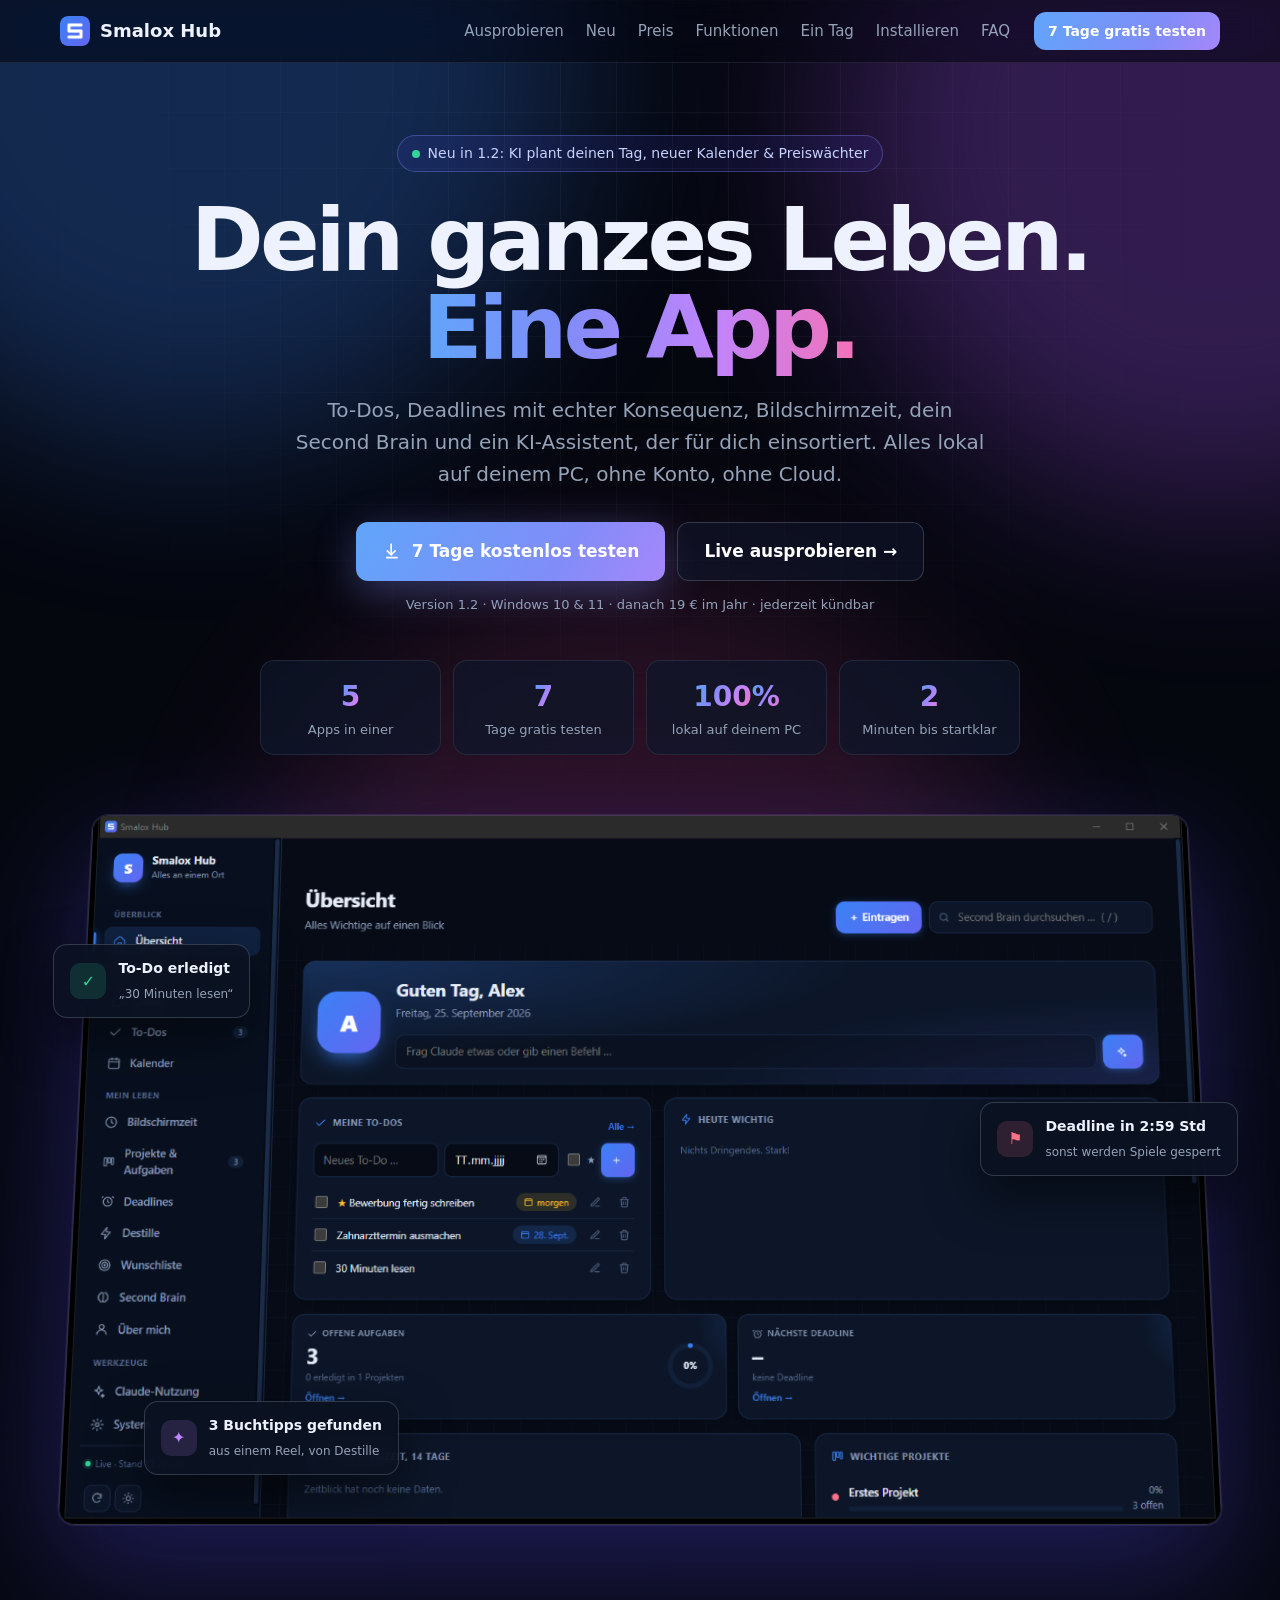
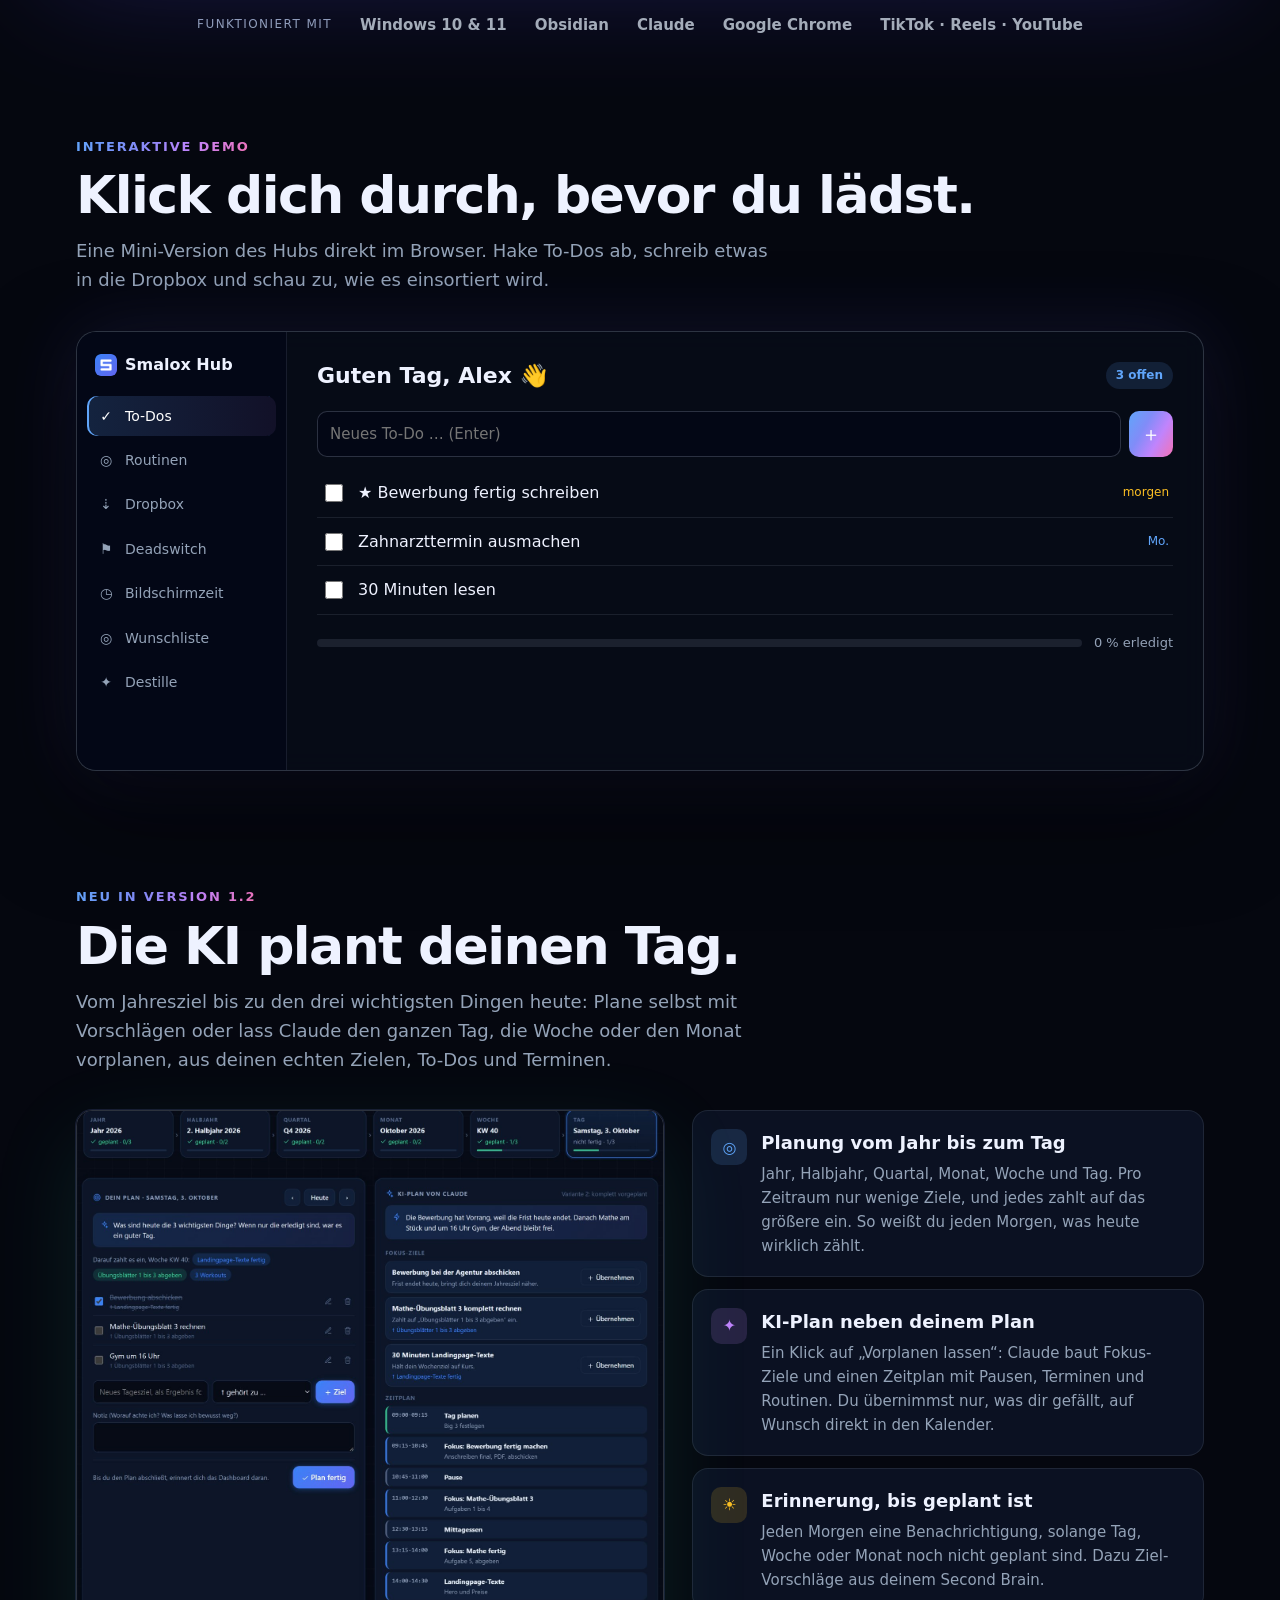
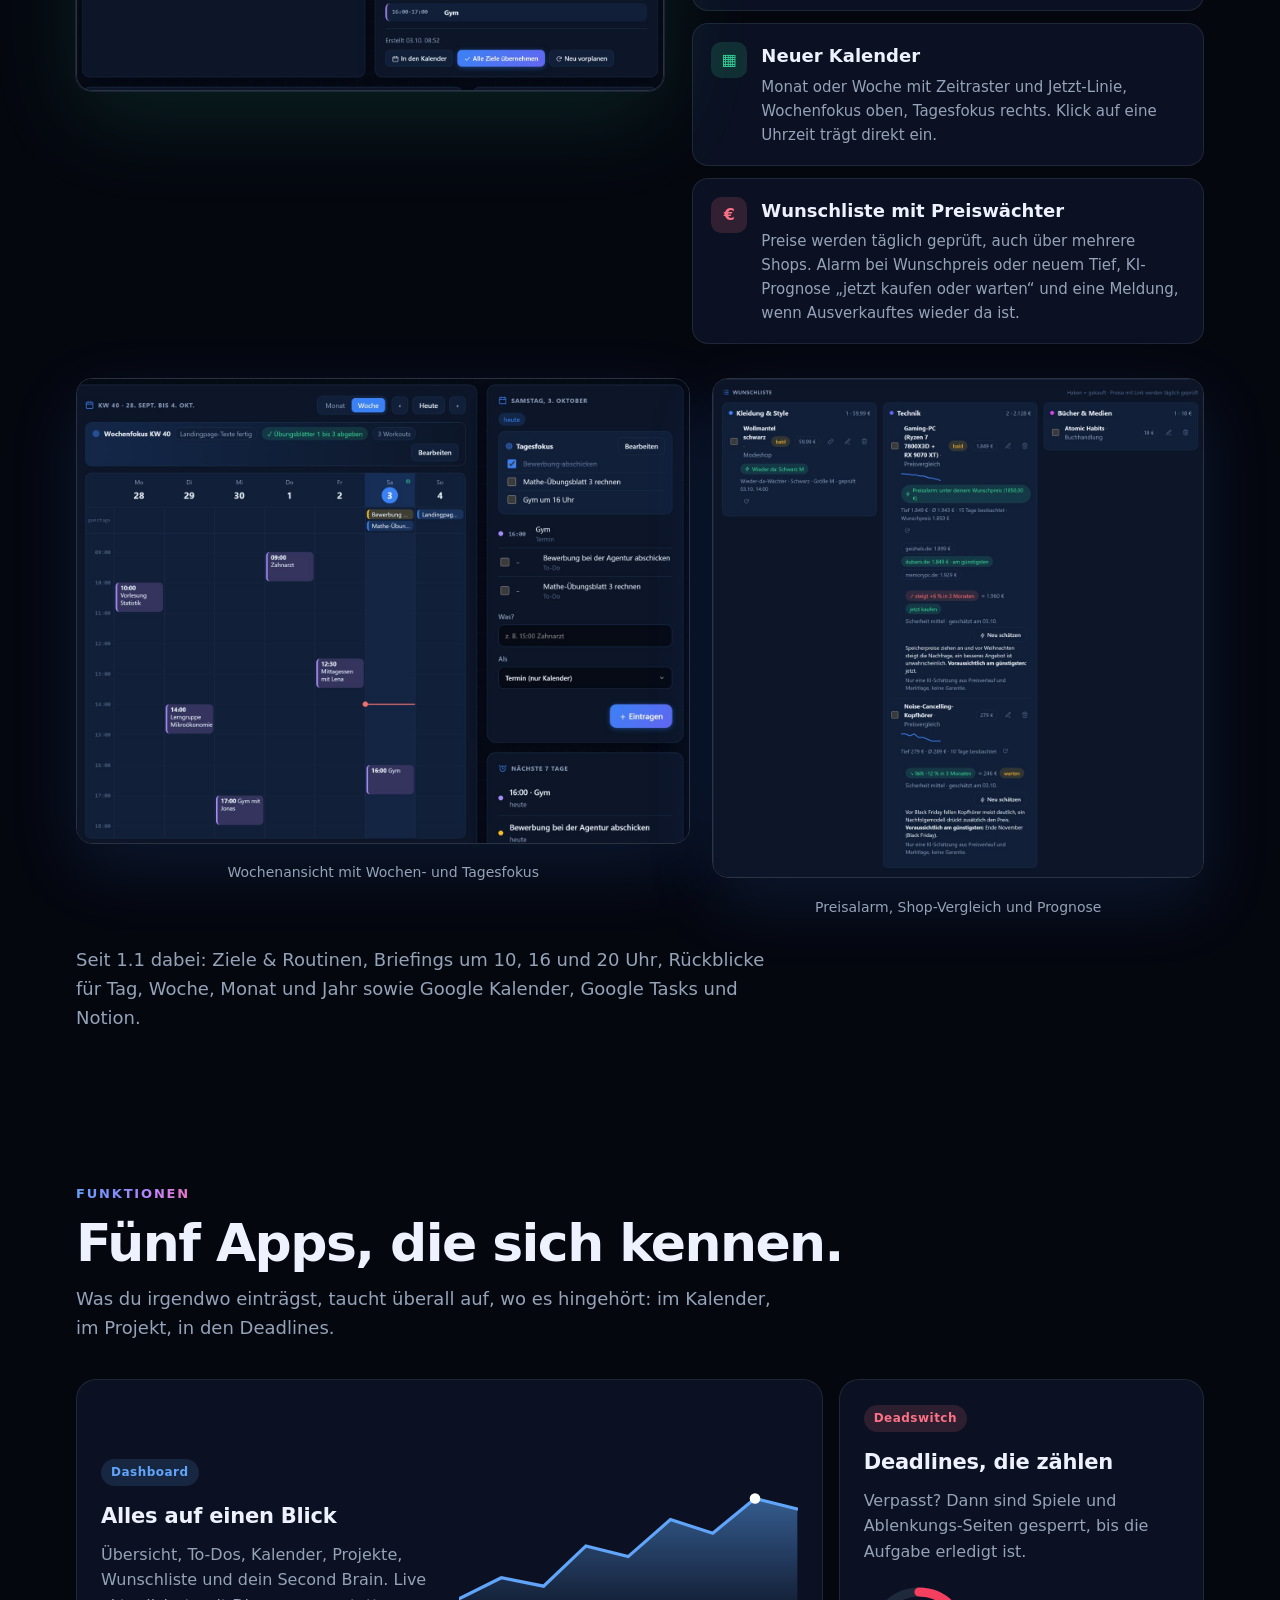
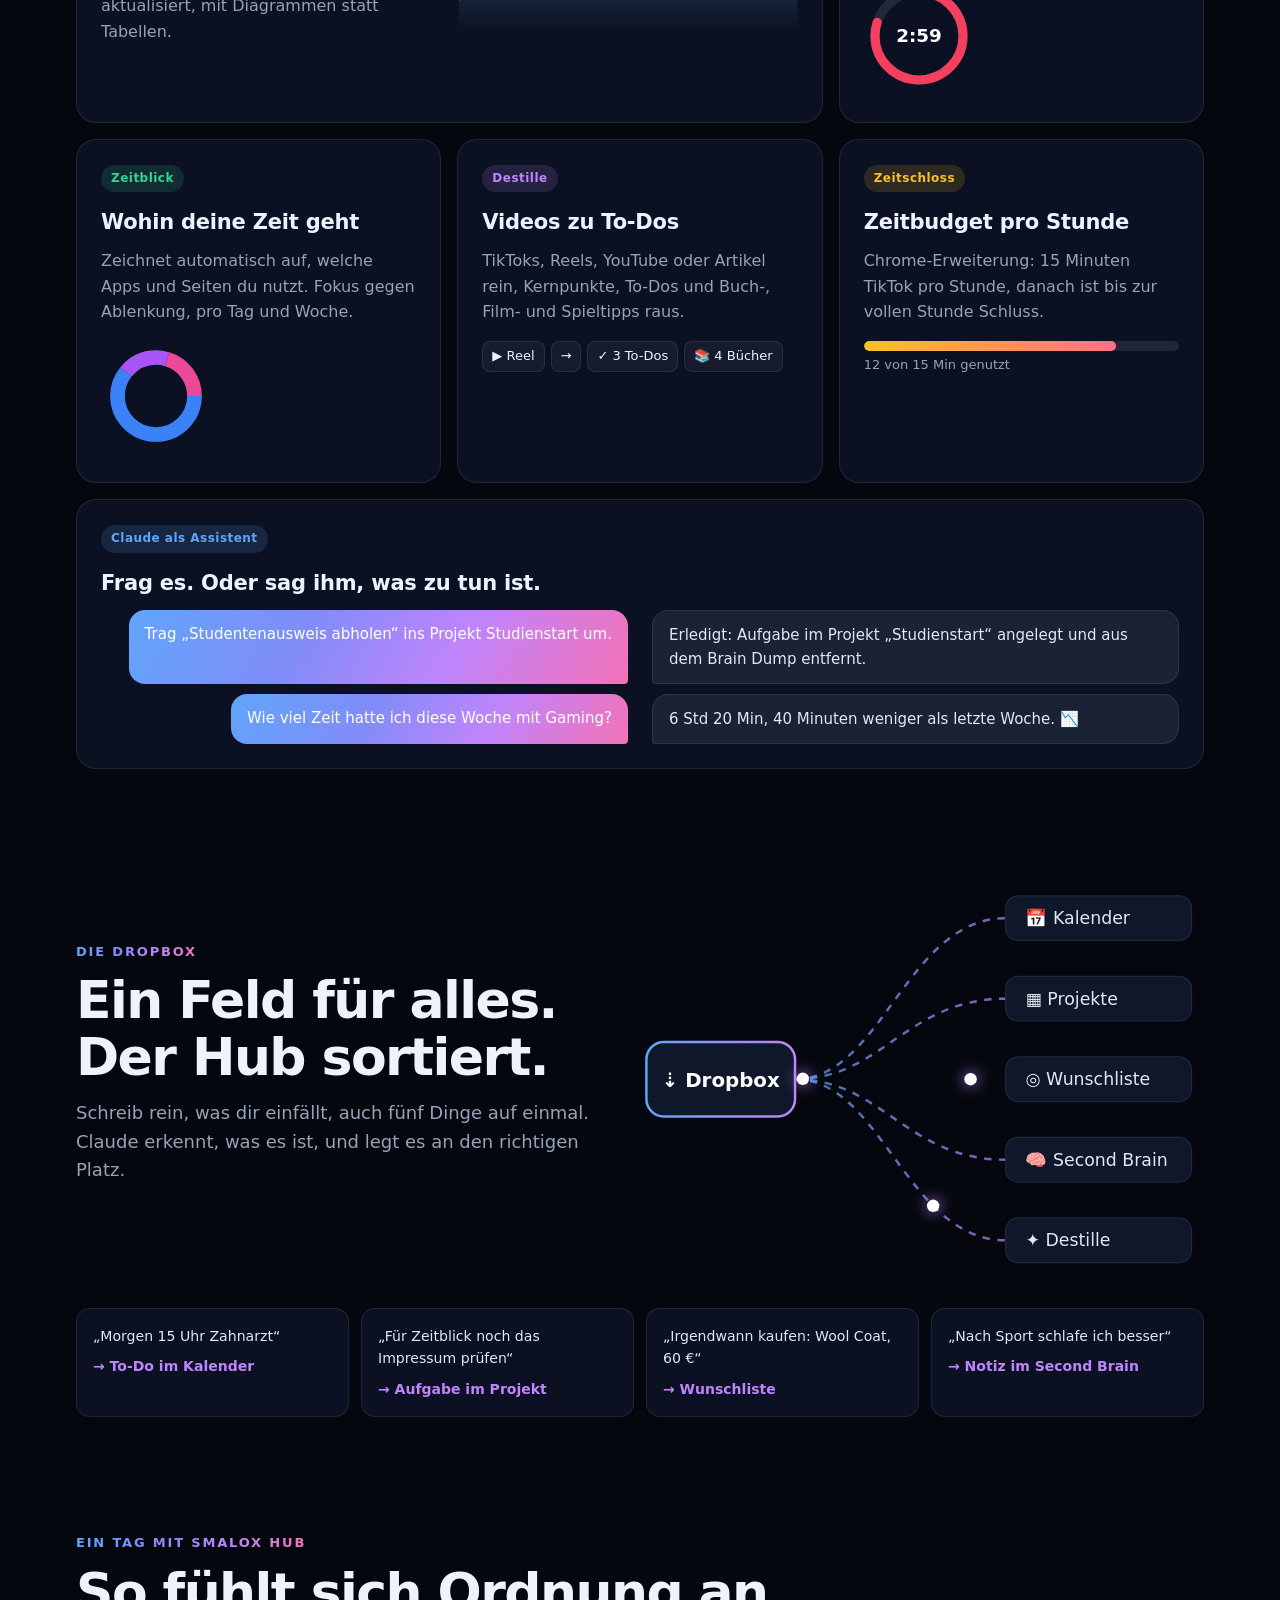
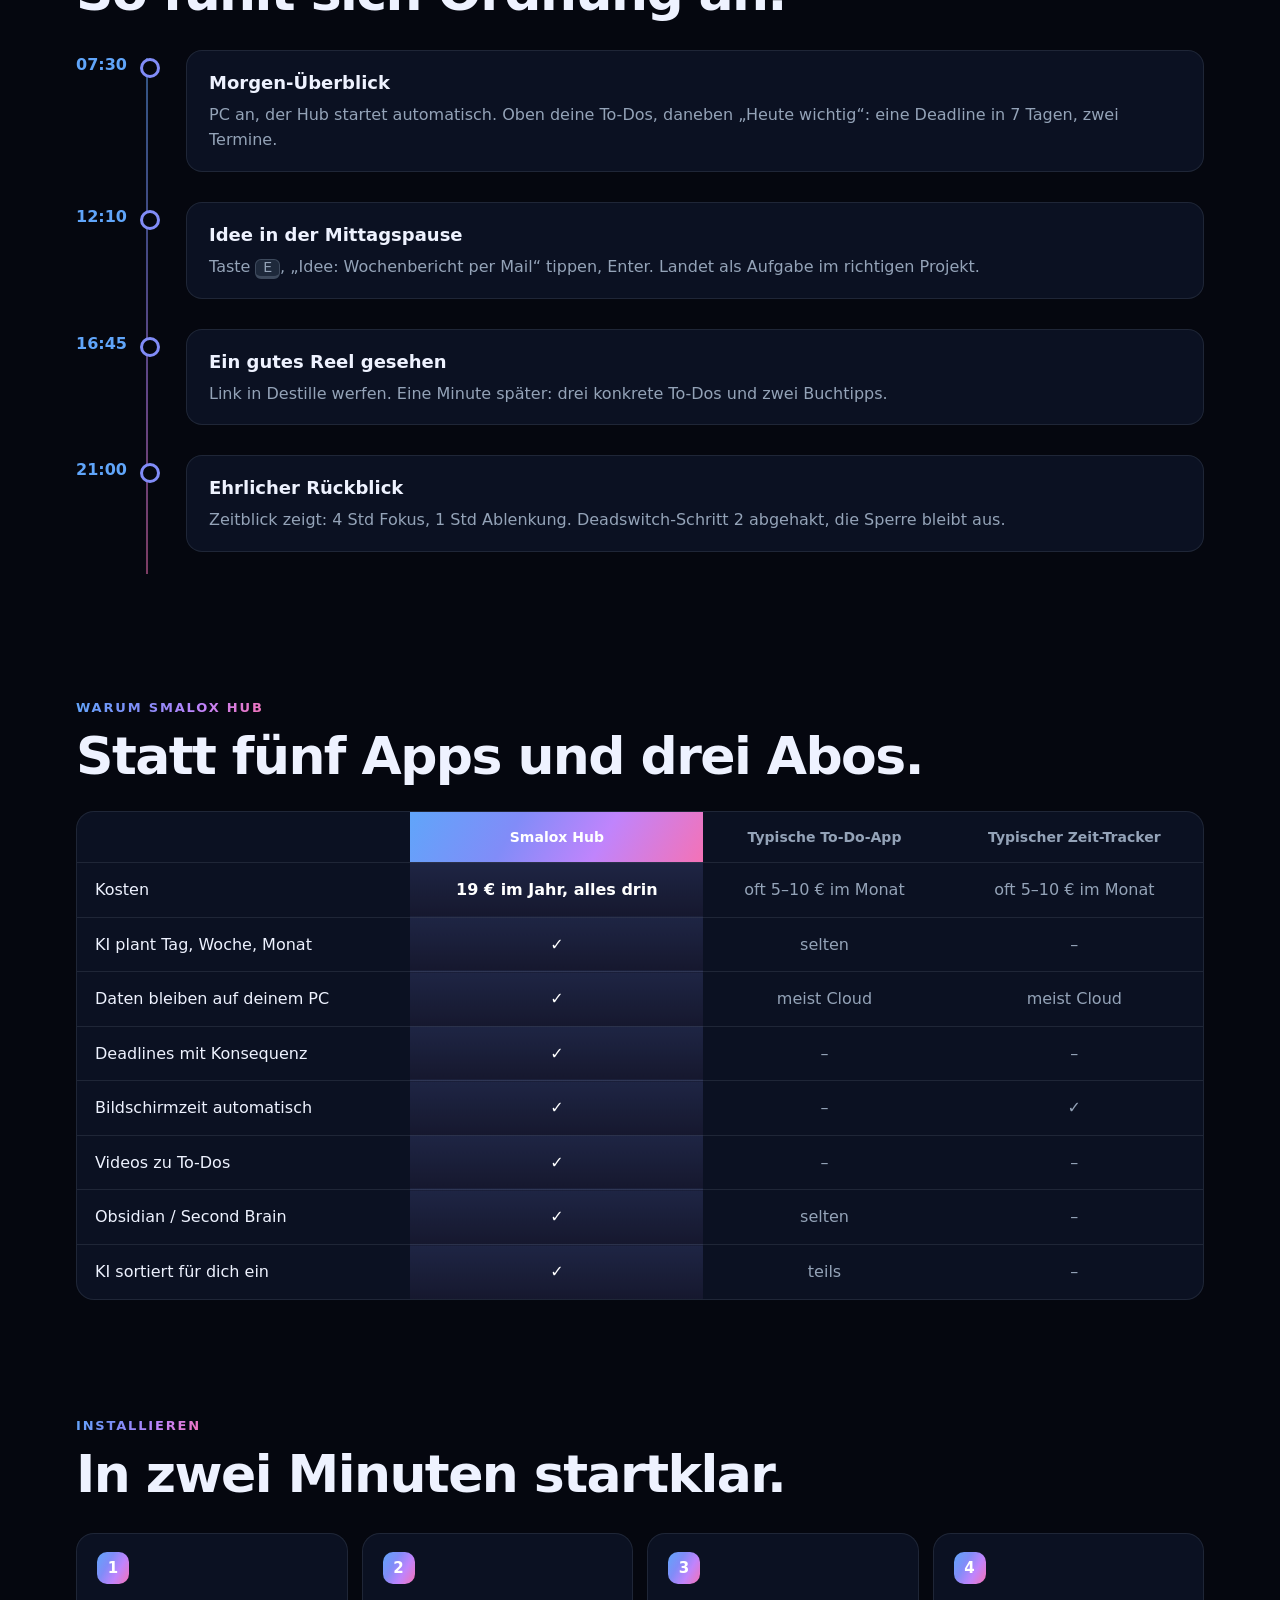
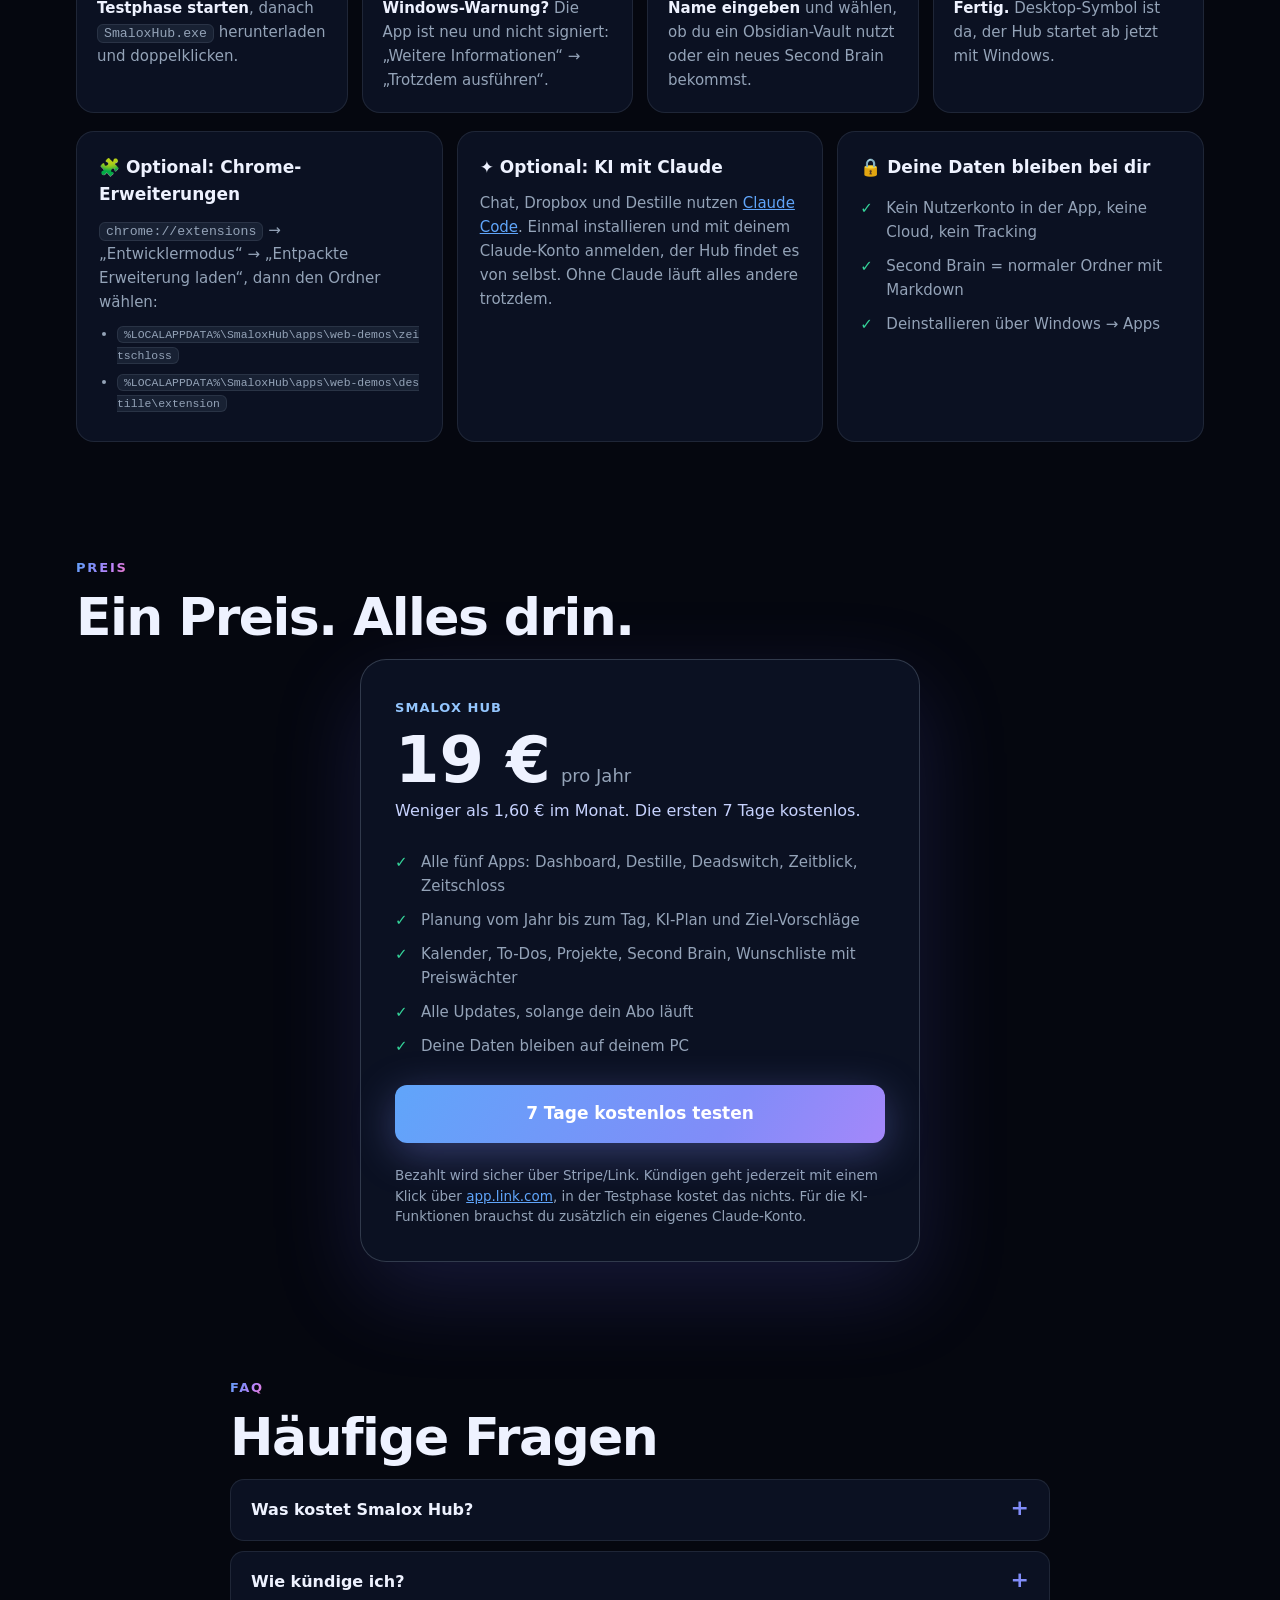
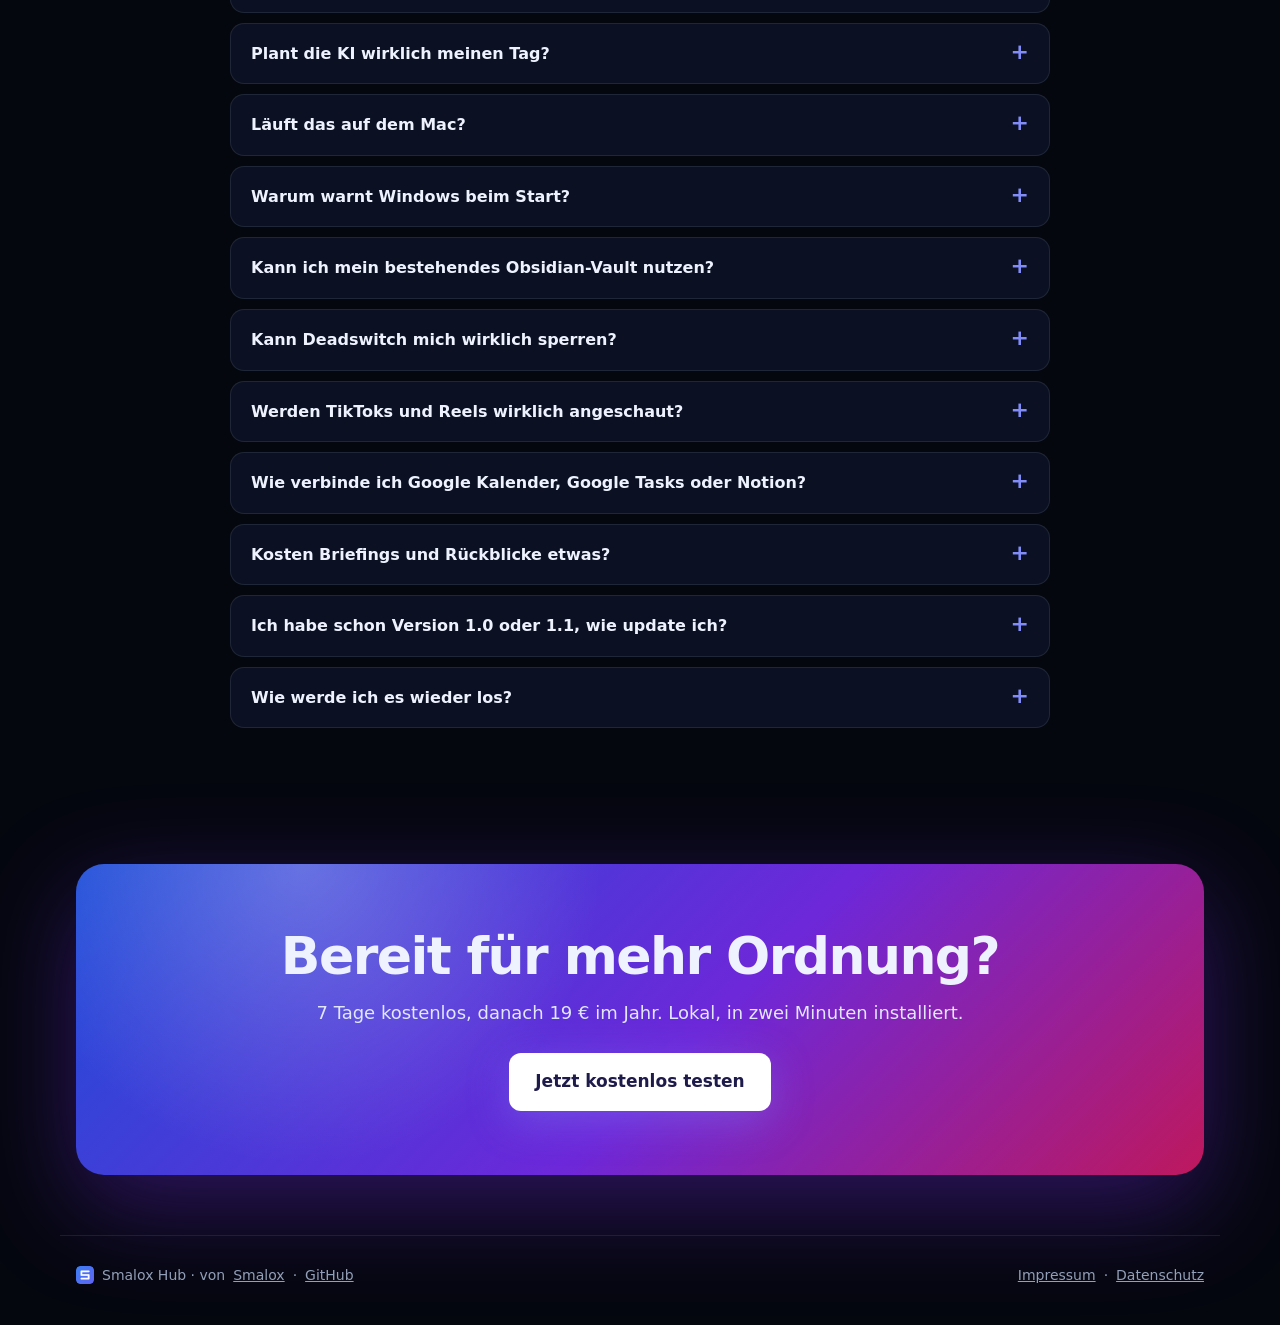
<file: docs/index.html>
<!doctype html>
<html lang="de">
<head>
<meta charset="utf-8">
<meta name="viewport" content="width=device-width, initial-scale=1">
<title>Smalox Hub – dein Leben an einem Ort</title>
<meta name="description" content="Smalox Hub: Windows-App für Planung vom Jahr bis zum Tag, To-Dos, Kalender, Deadlines mit Konsequenz, Bildschirmzeit, Second Brain und KI, die deinen Tag vorplant. Alles lokal auf deinem PC. 7 Tage kostenlos testen.">
<meta name="robots" content="noindex">
<meta name="theme-color" content="#05070f">
<meta property="og:title" content="Smalox Hub – dein Leben an einem Ort">
<meta property="og:description" content="Planung, To-Dos, Kalender, Deadlines, Bildschirmzeit, Second Brain und KI in einer Windows-App. 7 Tage kostenlos testen.">
<meta property="og:image" content="vorschau.png">
<link rel="icon" href="icon.png">
<link rel="stylesheet" href="style.css">
</head>
<body>
<div class="aurora" aria-hidden="true"><span></span><span></span><span></span></div>

<header class="kopf">
  <a class="marke" href="#"><img src="icon.png" alt="" width="30" height="30"><span>Smalox Hub</span></a>
  <nav><a href="#demo">Ausprobieren</a><a href="#neu">Neu</a><a href="#preis">Preis</a><a href="#funktionen">Funktionen</a><a href="#tag">Ein Tag</a><a href="#installieren">Installieren</a><a href="#faq">FAQ</a></nav>
  <a class="knopf klein" href="#preis" data-kauf>7 Tage gratis testen</a>
</header>

<main>
<!-- ───────── Hero ───────── -->
<section class="held">
  <p class="etikett zeige"><span class="punkt-live"></span> Neu in 1.2: KI plant deinen Tag, neuer Kalender &amp; Preiswächter</p>
  <h1 class="zeige">Dein ganzes Leben.<br><span class="verlauf">Eine App.</span></h1>
  <p class="unter zeige">To-Dos, Deadlines mit echter Konsequenz, Bildschirmzeit, dein Second Brain und ein KI-Assistent, der für dich einsortiert. Alles lokal auf deinem PC, ohne Konto, ohne Cloud.</p>
  <div class="knoepfe zeige" id="download">
    <a class="knopf gross" href="#preis" data-kauf>
      <svg viewBox="0 0 24 24" width="20" height="20" aria-hidden="true"><path fill="currentColor" d="M12 3v11.2l3.6-3.6 1.4 1.4-6 6-6-6 1.4-1.4 3.6 3.6V3zM5 19h14v2H5z"/></svg>
      7 Tage kostenlos testen</a>
    <a class="knopf geist gross" href="#demo">Live ausprobieren →</a>
  </div>
  <p class="klein-info zeige">Version 1.2 · Windows 10 &amp; 11 · danach 19 € im Jahr · jederzeit kündbar</p>

  <div class="zahlen zeige">
    <div><b data-zaehlen="5">5</b><span>Apps in einer</span></div>
    <div><b data-zaehlen="7">7</b><span>Tage gratis testen</span></div>
    <div><b data-zaehlen="100">100</b><b>%</b><span>lokal auf deinem PC</span></div>
    <div><b data-zaehlen="2">2</b><span>Minuten bis startklar</span></div>
  </div>

  <div class="buehne zeige">
    <figure class="vorschau"><img src="vorschau.png" alt="Smalox Hub: Übersicht mit To-Dos, Projekten und Kennzahlen" width="1480" height="940"></figure>
    <div class="schwebe s1"><span class="ik-rund gruen">✓</span><div><b>To-Do erledigt</b><small>„30 Minuten lesen“</small></div></div>
    <div class="schwebe s2"><span class="ik-rund rot">⚑</span><div><b>Deadline in 2:59 Std</b><small>sonst werden Spiele gesperrt</small></div></div>
    <div class="schwebe s3"><span class="ik-rund lila">✦</span><div><b>3 Buchtipps gefunden</b><small>aus einem Reel, von Destille</small></div></div>
  </div>
</section>

<section class="leiste zeige" aria-label="Funktioniert mit">
  <span>Funktioniert mit</span>
  <b>Windows 10 &amp; 11</b><b>Obsidian</b><b>Claude</b><b>Google Chrome</b><b>TikTok · Reels · YouTube</b>
</section>

<!-- ───────── Interaktive Demo ───────── -->
<section id="demo" class="block">
  <p class="vorzeile zeige">Interaktive Demo</p>
  <h2 class="zeige">Klick dich durch, bevor du lädst.</h2>
  <p class="block-unter zeige">Eine Mini-Version des Hubs direkt im Browser. Hake To-Dos ab, schreib etwas in die Dropbox und schau zu, wie es einsortiert wird.</p>

  <div class="demo zeige">
    <aside class="demo-nav" role="tablist" aria-label="Demo-Bereiche">
      <div class="demo-marke"><img src="icon.png" alt="" width="22" height="22"> Smalox Hub</div>
      <button role="tab" aria-selected="true" data-tab="todos"><i>✓</i>To-Dos</button>
      <button role="tab" data-tab="routinen"><i>◎</i>Routinen</button>
      <button role="tab" data-tab="dropbox"><i>⇣</i>Dropbox</button>
      <button role="tab" data-tab="deadswitch"><i>⚑</i>Deadswitch</button>
      <button role="tab" data-tab="zeit"><i>◷</i>Bildschirmzeit</button>
      <button role="tab" data-tab="wunsch"><i>◎</i>Wunschliste</button>
      <button role="tab" data-tab="destille"><i>✦</i>Destille</button>
    </aside>
    <div class="demo-inhalt">
      <!-- To-Dos -->
      <div class="demo-seite aktiv" data-seite="todos" role="tabpanel">
        <div class="demo-kopf"><h3>Guten Tag, Alex 👋</h3><span class="chip" id="todo-zaehler">3 offen</span></div>
        <form class="demo-zeile" id="todo-form"><input id="todo-text" placeholder="Neues To-Do … (Enter)" maxlength="60" autocomplete="off"><button class="mini-knopf">＋</button></form>
        <ul class="demo-liste" id="todo-liste">
          <li><label><input type="checkbox"><span>★ Bewerbung fertig schreiben</span></label><em class="gelb">morgen</em></li>
          <li><label><input type="checkbox"><span>Zahnarzttermin ausmachen</span></label><em class="blau">Mo.</em></li>
          <li><label><input type="checkbox"><span>30 Minuten lesen</span></label></li>
        </ul>
        <div class="fortschritt"><div class="balken"><i id="todo-balken"></i></div><span id="todo-prozent">0 % erledigt</span></div>
      </div>
      <!-- Routinen -->
      <div class="demo-seite" data-seite="routinen" role="tabpanel">
        <div class="demo-kopf"><h3>Routinen heute</h3><span class="chip gruen" id="routinen-chip">2 / 4 geschafft</span></div>
        <ul class="demo-liste" id="routinen-liste">
          <li><label><input type="checkbox" checked><span>Vor 8 Uhr aufstehen</span></label><em class="gelb">🔥 6 Tage</em></li>
          <li><label><input type="checkbox"><span>10 Seiten lesen</span></label><em>21:00</em></li>
          <li><label><input type="checkbox"><span>Gym</span></label><em>17:00 · Mo/Mi/Fr</em></li>
          <li class="auto"><label><input type="checkbox" disabled><span>Social Media höchstens 60 Min</span></label><em class="blau">misst Zeitblick: 34 Min</em></li>
        </ul>
        <p class="abschnitt">Ziele, letzte 7 Tage</p>
        <div class="ziel-balken"><span>Früh aufstehen</span><div class="balken"><i style="width:86%"></i></div><b>86 %</b></div>
        <div class="ziel-balken"><span>Mehr lesen</span><div class="balken"><i style="width:57%"></i></div><b>57 %</b></div>
        <div class="ziel-balken"><span>Fit werden</span><div class="balken"><i style="width:67%"></i></div><b>67 %</b></div>
      </div>
      <!-- Dropbox -->
      <div class="demo-seite" data-seite="dropbox" role="tabpanel">
        <div class="demo-kopf"><h3>Dropbox</h3><span class="chip">einfach reinschreiben</span></div>
        <form id="dropbox-form"><textarea id="dropbox-text" rows="2" placeholder="z. B. „Morgen 15 Uhr Zahnarzt“">Morgen 15 Uhr Zahnarzt</textarea>
          <div class="bsp"><button type="button" data-bsp="Irgendwann kaufen: Wool Coat, 60 €">Wunsch</button><button type="button" data-bsp="Idee: App, die ans Gießen erinnert">Idee</button><button type="button" data-bsp="Sperr mich, wenn die Hausarbeit Freitag nicht fertig ist">Deadline</button><button type="button" data-bsp="https://www.tiktok.com/@creator/video/123">Link</button></div>
          <button class="knopf klein" id="dropbox-los">✦ Einsortieren</button></form>
        <div class="dropbox-flug" id="dropbox-flug" aria-live="polite"></div>
      </div>
      <!-- Deadswitch -->
      <div class="demo-seite" data-seite="deadswitch" role="tabpanel">
        <div class="demo-kopf"><h3>Hausarbeit abgeben</h3><span class="chip rot">Deadswitch</span></div>
        <div class="countdown" id="countdown">2:59:59</div>
        <p class="gedimmt">Verpasst du die Deadline, werden Spiele und TikTok gesperrt, bis du die Aufgabe mit Nachweis erledigst.</p>
        <ul class="demo-liste schritte-demo" id="ds-schritte">
          <li><label><input type="checkbox" checked><span>Schritt 1 · Quellen sammeln</span></label></li>
          <li><label><input type="checkbox"><span>Schritt 2 · Gliederung schreiben</span></label></li>
          <li><label><input type="checkbox"><span>Schritt 3 · Text fertigstellen</span></label></li>
        </ul>
        <div class="fortschritt"><div class="balken rot"><i id="ds-balken" style="width:33%"></i></div><span id="ds-text">1/3 Schritte</span></div>
      </div>
      <!-- Bildschirmzeit -->
      <div class="demo-seite" data-seite="zeit" role="tabpanel">
        <div class="demo-kopf"><h3>Diese Woche</h3><span class="chip gruen" id="fokus-chip">62 % Fokus</span></div>
        <div class="saeulen" id="saeulen"></div>
        <div class="legende"><span><i style="background:var(--blau)"></i>Produktiv</span><span><i style="background:var(--lila)"></i>Lernen</span><span><i style="background:var(--pink)"></i>Social Media</span><span><i style="background:var(--gelb)"></i>Gaming</span></div>
        <p class="gedimmt klein">Tipp: Fahr mit der Maus über einen Tag.</p>
      </div>
      <!-- Wunschliste -->
      <div class="demo-seite" data-seite="wunsch" role="tabpanel">
        <div class="demo-kopf"><h3>Wunschliste</h3><span class="chip" id="wunsch-summe">368,90 € offen</span></div>
        <ul class="demo-liste" id="wunsch-liste">
          <li data-preis="29.9"><label><input type="checkbox"><span>Waffle Henley · Uniqlo</span></label><em>29,90 €</em></li>
          <li data-preis="60"><label><input type="checkbox"><span>Wool Coat · Bershka</span></label><em>60 €</em></li>
          <li data-preis="279"><label><input type="checkbox"><span>Kopfhörer · Sony</span></label><em class="gelb">bald · 279 €</em></li>
        </ul>
        <p class="gedimmt klein">Haken = gekauft. Die Summe rechnet mit.</p>
      </div>
      <!-- Destille -->
      <div class="demo-seite" data-seite="destille" role="tabpanel">
        <div class="demo-kopf"><h3>Aus einem Reel</h3><span class="chip lila">Destille</span></div>
        <div class="reel"><div class="reel-bild">▶</div><div><b>„5 Bücher je nach Lebenslage“</b><small>Instagram · aus Beschreibung und Seite ausgelesen</small></div></div>
        <p class="abschnitt">Empfehlungen</p>
        <div class="tags"><span>📚 Extreme Ownership</span><span>📚 The Power of Now</span><span>📚 Selbstbetrachtungen</span><span>📚 Can't Hurt Me</span></div>
        <p class="abschnitt">To-Dos</p>
        <ul class="demo-liste"><li><label><input type="checkbox"><span>„Extreme Ownership“ als Nächstes lesen</span></label><em>klein</em></li></ul>
      </div>
    </div>
  </div>
</section>

<!-- ───────── Neu in 1.2 ───────── -->
<section id="neu" class="block">
  <p class="vorzeile zeige">Neu in Version 1.2</p>
  <h2 class="zeige">Die KI plant deinen Tag.</h2>
  <p class="block-unter zeige">Vom Jahresziel bis zu den drei wichtigsten Dingen heute: Plane selbst mit Vorschlägen oder lass Claude den ganzen Tag, die Woche oder den Monat vorplanen, aus deinen echten Zielen, To-Dos und Terminen.</p>
  <div class="neu-raster">
    <figure class="neu-bild zeige"><img src="planung.jpg" alt="Smalox Hub: Seite Planung, links der eigene Tagesplan, rechts der KI-Plan mit Fokus-Zielen und Zeitplan" width="1480" height="1461" loading="lazy"></figure>
    <div class="neu-liste">
      <div class="neu-punkt zeige"><span class="ik-rund blau">◎</span><div><h3>Planung vom Jahr bis zum Tag</h3><p>Jahr, Halbjahr, Quartal, Monat, Woche und Tag. Pro Zeitraum nur wenige Ziele, und jedes zahlt auf das größere ein. So weißt du jeden Morgen, was heute wirklich zählt.</p></div></div>
      <div class="neu-punkt zeige"><span class="ik-rund lila">✦</span><div><h3>KI-Plan neben deinem Plan</h3><p>Ein Klick auf „Vorplanen lassen“: Claude baut Fokus-Ziele und einen Zeitplan mit Pausen, Terminen und Routinen. Du übernimmst nur, was dir gefällt, auf Wunsch direkt in den Kalender.</p></div></div>
      <div class="neu-punkt zeige"><span class="ik-rund gelb">☀</span><div><h3>Erinnerung, bis geplant ist</h3><p>Jeden Morgen eine Benachrichtigung, solange Tag, Woche oder Monat noch nicht geplant sind. Dazu Ziel-Vorschläge aus deinem Second Brain.</p></div></div>
      <div class="neu-punkt zeige"><span class="ik-rund gruen">▦</span><div><h3>Neuer Kalender</h3><p>Monat oder Woche mit Zeitraster und Jetzt-Linie, Wochenfokus oben, Tagesfokus rechts. Klick auf eine Uhrzeit trägt direkt ein.</p></div></div>
      <div class="neu-punkt zeige"><span class="ik-rund rot">€</span><div><h3>Wunschliste mit Preiswächter</h3><p>Preise werden täglich geprüft, auch über mehrere Shops. Alarm bei Wunschpreis oder neuem Tief, KI-Prognose „jetzt kaufen oder warten“ und eine Meldung, wenn Ausverkauftes wieder da ist.</p></div></div>
    </div>
  </div>
  <div class="neu-zwei">
    <figure class="neu-bild-flach zeige"><img src="kalender.jpg" alt="Smalox Hub: Wochenkalender mit Zeitraster, Wochenfokus und Tagesfokus" width="1480" height="1120" loading="lazy"><figcaption>Wochenansicht mit Wochen- und Tagesfokus</figcaption></figure>
    <figure class="neu-bild-flach zeige"><img src="wunschliste.jpg" alt="Smalox Hub: Wunschliste mit Preisalarm, Shop-Vergleich und Preisprognose" width="1200" height="1220" loading="lazy"><figcaption>Preisalarm, Shop-Vergleich und Prognose</figcaption></figure>
  </div>
  <p class="block-unter zeige" style="margin-top:28px">Seit 1.1 dabei: Ziele &amp; Routinen, Briefings um 10, 16 und 20 Uhr, Rückblicke für Tag, Woche, Monat und Jahr sowie Google Kalender, Google Tasks und Notion.</p>
</section>

<!-- ───────── Bento-Funktionen ───────── -->
<section id="funktionen" class="block">
  <p class="vorzeile zeige">Funktionen</p>
  <h2 class="zeige">Fünf Apps, die sich kennen.</h2>
  <p class="block-unter zeige">Was du irgendwo einträgst, taucht überall auf, wo es hingehört: im Kalender, im Projekt, in den Deadlines.</p>
  <div class="bento">
    <article class="kachel gross-k zeige">
      <div class="kachel-text"><span class="marke-chip blau">Dashboard</span><h3>Alles auf einen Blick</h3><p>Übersicht, To-Dos, Kalender, Projekte, Wunschliste und dein Second Brain. Live aktualisiert, mit Diagrammen statt Tabellen.</p></div>
      <svg class="grafik" viewBox="0 0 320 150" aria-hidden="true">
        <defs><linearGradient id="gl" x1="0" x2="0" y1="0" y2="1"><stop offset="0" stop-color="#60a5fa" stop-opacity=".5"/><stop offset="1" stop-color="#60a5fa" stop-opacity="0"/></linearGradient></defs>
        <path d="M0 120 L40 100 L80 108 L120 70 L160 80 L200 45 L240 58 L280 25 L320 35 L320 150 L0 150Z" fill="url(#gl)"/>
        <path class="linie" d="M0 120 L40 100 L80 108 L120 70 L160 80 L200 45 L240 58 L280 25 L320 35" fill="none" stroke="#60a5fa" stroke-width="3" stroke-linecap="round"/>
        <circle cx="280" cy="25" r="5" fill="#fff"/></svg>
    </article>
    <article class="kachel zeige">
      <span class="marke-chip rot">Deadswitch</span><h3>Deadlines, die zählen</h3><p>Verpasst? Dann sind Spiele und Ablenkungs-Seiten gesperrt, bis die Aufgabe erledigt ist.</p>
      <svg class="grafik klein-g" viewBox="0 0 120 120" aria-hidden="true"><circle cx="60" cy="60" r="48" fill="none" stroke="#1e293b" stroke-width="10"/><circle class="ring" cx="60" cy="60" r="48" fill="none" stroke="#f43f5e" stroke-width="10" stroke-linecap="round" stroke-dasharray="301" stroke-dashoffset="90" transform="rotate(-90 60 60)"/><text x="60" y="66" text-anchor="middle" fill="#fff" font-size="20" font-weight="800">2:59</text></svg>
    </article>
    <article class="kachel zeige">
      <span class="marke-chip gruen">Zeitblick</span><h3>Wohin deine Zeit geht</h3><p>Zeichnet automatisch auf, welche Apps und Seiten du nutzt. Fokus gegen Ablenkung, pro Tag und Woche.</p>
      <svg class="grafik klein-g" viewBox="0 0 120 120" aria-hidden="true"><circle cx="60" cy="60" r="42" fill="none" stroke="#3b82f6" stroke-width="16" stroke-dasharray="160 264"/><circle cx="60" cy="60" r="42" fill="none" stroke="#a855f7" stroke-width="16" stroke-dasharray="50 264" stroke-dashoffset="-160"/><circle cx="60" cy="60" r="42" fill="none" stroke="#ec4899" stroke-width="16" stroke-dasharray="54 264" stroke-dashoffset="-210"/></svg>
    </article>
    <article class="kachel zeige">
      <span class="marke-chip lila">Destille</span><h3>Videos zu To-Dos</h3><p>TikToks, Reels, YouTube oder Artikel rein, Kernpunkte, To-Dos und Buch-, Film- und Spieltipps raus.</p>
      <div class="mini-tags"><span>▶ Reel</span><span>→</span><span>✓ 3 To-Dos</span><span>📚 4 Bücher</span></div>
    </article>
    <article class="kachel zeige">
      <span class="marke-chip gelb">Zeitschloss</span><h3>Zeitbudget pro Stunde</h3><p>Chrome-Erweiterung: 15 Minuten TikTok pro Stunde, danach ist bis zur vollen Stunde Schluss.</p>
      <div class="budget"><div><i style="width:80%"></i></div><small>12 von 15 Min genutzt</small></div>
    </article>
    <article class="kachel breit-k zeige">
      <span class="marke-chip blau">Claude als Assistent</span><h3>Frag es. Oder sag ihm, was zu tun ist.</h3>
      <div class="chat-demo">
        <p class="blase ich">Trag „Studentenausweis abholen“ ins Projekt Studienstart um.</p>
        <p class="blase ki">Erledigt: Aufgabe im Projekt „Studienstart“ angelegt und aus dem Brain Dump entfernt.</p>
        <p class="blase ich">Wie viel Zeit hatte ich diese Woche mit Gaming?</p>
        <p class="blase ki">6 Std 20 Min, 40 Minuten weniger als letzte Woche. 📉</p>
      </div>
    </article>
  </div>
</section>

<!-- ───────── Dropbox-Fluss ───────── -->
<section class="block fluss-block">
  <div class="zwei">
    <div class="zeige">
      <p class="vorzeile">Die Dropbox</p>
      <h2>Ein Feld für alles.<br>Der Hub sortiert.</h2>
      <p class="block-unter">Schreib rein, was dir einfällt, auch fünf Dinge auf einmal. Claude erkennt, was es ist, und legt es an den richtigen Platz.</p>
    </div>
    <svg class="fluss zeige" viewBox="0 0 460 320" role="img" aria-label="Aus der Dropbox gehen Einträge in Kalender, Projekte, Wunschliste, Second Brain und Destille">
      <defs><linearGradient id="fl" x1="0" x2="1"><stop offset="0" stop-color="#60a5fa"/><stop offset="1" stop-color="#c084fc"/></linearGradient></defs>
      <rect x="10" y="130" width="120" height="60" rx="14" fill="#0f172a" stroke="url(#fl)" stroke-width="2"/><text x="70" y="166" text-anchor="middle" fill="#fff" font-weight="700" font-size="16">⇣ Dropbox</text>
      <g fill="none" stroke="url(#fl)" stroke-width="2" class="fluss-linien">
        <path d="M130 160 C200 160 220 30 300 30"/><path d="M130 160 C200 160 220 95 300 95"/><path d="M130 160 L300 160"/><path d="M130 160 C200 160 220 225 300 225"/><path d="M130 160 C200 160 220 290 300 290"/></g>
      <g font-size="14" fill="#e2e8f0">
        <rect x="300" y="12" width="150" height="36" rx="10" fill="#0f172a" stroke="#1e293b"/><text x="316" y="35">📅 Kalender</text>
        <rect x="300" y="77" width="150" height="36" rx="10" fill="#0f172a" stroke="#1e293b"/><text x="316" y="100">▦ Projekte</text>
        <rect x="300" y="142" width="150" height="36" rx="10" fill="#0f172a" stroke="#1e293b"/><text x="316" y="165">◎ Wunschliste</text>
        <rect x="300" y="207" width="150" height="36" rx="10" fill="#0f172a" stroke="#1e293b"/><text x="316" y="230">🧠 Second Brain</text>
        <rect x="300" y="272" width="150" height="36" rx="10" fill="#0f172a" stroke="#1e293b"/><text x="316" y="295">✦ Destille</text></g>
      <circle r="5" fill="#fff" class="teilchen"><animateMotion dur="3s" repeatCount="indefinite" path="M130 160 C200 160 220 30 300 30"/></circle>
      <circle r="5" fill="#fff" class="teilchen"><animateMotion dur="3.7s" repeatCount="indefinite" path="M130 160 L300 160"/></circle>
      <circle r="5" fill="#fff" class="teilchen"><animateMotion dur="4.4s" repeatCount="indefinite" path="M130 160 C200 160 220 290 300 290"/></circle>
    </svg>
  </div>
  <div class="beispiele">
    <div class="beispiel zeige"><code>„Morgen 15 Uhr Zahnarzt“</code><span>→ To-Do im Kalender</span></div>
    <div class="beispiel zeige"><code>„Für Zeitblick noch das Impressum prüfen“</code><span>→ Aufgabe im Projekt</span></div>
    <div class="beispiel zeige"><code>„Irgendwann kaufen: Wool Coat, 60 €“</code><span>→ Wunschliste</span></div>
    <div class="beispiel zeige"><code>„Nach Sport schlafe ich besser“</code><span>→ Notiz im Second Brain</span></div>
  </div>
</section>

<!-- ───────── Ein Tag ───────── -->
<section id="tag" class="block">
  <p class="vorzeile zeige">Ein Tag mit Smalox Hub</p>
  <h2 class="zeige">So fühlt sich Ordnung an.</h2>
  <ol class="zeitstrahl">
    <li class="zeige"><time>07:30</time><div><h3>Morgen-Überblick</h3><p>PC an, der Hub startet automatisch. Oben deine To-Dos, daneben „Heute wichtig“: eine Deadline in 7 Tagen, zwei Termine.</p></div></li>
    <li class="zeige"><time>12:10</time><div><h3>Idee in der Mittagspause</h3><p>Taste <kbd>E</kbd>, „Idee: Wochenbericht per Mail“ tippen, Enter. Landet als Aufgabe im richtigen Projekt.</p></div></li>
    <li class="zeige"><time>16:45</time><div><h3>Ein gutes Reel gesehen</h3><p>Link in Destille werfen. Eine Minute später: drei konkrete To-Dos und zwei Buchtipps.</p></div></li>
    <li class="zeige"><time>21:00</time><div><h3>Ehrlicher Rückblick</h3><p>Zeitblick zeigt: 4 Std Fokus, 1 Std Ablenkung. Deadswitch-Schritt 2 abgehakt, die Sperre bleibt aus.</p></div></li>
  </ol>
</section>

<!-- ───────── Vergleich ───────── -->
<section class="block">
  <p class="vorzeile zeige">Warum Smalox Hub</p>
  <h2 class="zeige">Statt fünf Apps und drei Abos.</h2>
  <div class="tabelle-rahmen zeige">
    <table class="vergleich">
      <thead><tr><th></th><th class="wir">Smalox Hub</th><th>Typische To-Do-App</th><th>Typischer Zeit-Tracker</th></tr></thead>
      <tbody>
        <tr><td>Kosten</td><td class="wir">19 € im Jahr, alles drin</td><td>oft 5–10 € im Monat</td><td>oft 5–10 € im Monat</td></tr>
        <tr><td>KI plant Tag, Woche, Monat</td><td class="wir">✓</td><td>selten</td><td>–</td></tr>
        <tr><td>Daten bleiben auf deinem PC</td><td class="wir">✓</td><td>meist Cloud</td><td>meist Cloud</td></tr>
        <tr><td>Deadlines mit Konsequenz</td><td class="wir">✓</td><td>–</td><td>–</td></tr>
        <tr><td>Bildschirmzeit automatisch</td><td class="wir">✓</td><td>–</td><td>✓</td></tr>
        <tr><td>Videos zu To-Dos</td><td class="wir">✓</td><td>–</td><td>–</td></tr>
        <tr><td>Obsidian / Second Brain</td><td class="wir">✓</td><td>selten</td><td>–</td></tr>
        <tr><td>KI sortiert für dich ein</td><td class="wir">✓</td><td>teils</td><td>–</td></tr>
      </tbody>
    </table>
  </div>
</section>

<!-- ───────── Installieren ───────── -->
<section id="installieren" class="block">
  <p class="vorzeile zeige">Installieren</p>
  <h2 class="zeige">In zwei Minuten startklar.</h2>
  <ol class="schritte">
    <li class="zeige"><b>Testphase starten</b>, danach <code>SmaloxHub.exe</code> herunterladen und doppelklicken.</li>
    <li class="zeige"><b>Windows-Warnung?</b> Die App ist neu und nicht signiert: „Weitere Informationen“ → „Trotzdem ausführen“.</li>
    <li class="zeige"><b>Name eingeben</b> und wählen, ob du ein Obsidian-Vault nutzt oder ein neues Second Brain bekommst.</li>
    <li class="zeige"><b>Fertig.</b> Desktop-Symbol ist da, der Hub startet ab jetzt mit Windows.</li>
  </ol>
  <div class="zwei-kaesten">
    <div class="kasten zeige"><p class="kasten-titel">🧩 Optional: Chrome-Erweiterungen</p>
      <p><code>chrome://extensions</code> → „Entwicklermodus“ → „Entpackte Erweiterung laden“, dann den Ordner wählen:</p>
      <ul class="liste klein"><li><code>%LOCALAPPDATA%\SmaloxHub\apps\web-demos\zeitschloss</code></li><li><code>%LOCALAPPDATA%\SmaloxHub\apps\web-demos\destille\extension</code></li></ul></div>
    <div class="kasten zeige"><p class="kasten-titel">✦ Optional: KI mit Claude</p>
      <p>Chat, Dropbox und Destille nutzen <a href="https://claude.com/claude-code" rel="noopener">Claude Code</a>. Einmal installieren und mit deinem Claude-Konto anmelden, der Hub findet es von selbst. Ohne Claude läuft alles andere trotzdem.</p></div>
    <div class="kasten zeige"><p class="kasten-titel">🔒 Deine Daten bleiben bei dir</p>
      <ul class="haken"><li>Kein Nutzerkonto in der App, keine Cloud, kein Tracking</li><li>Second Brain = normaler Ordner mit Markdown</li><li>Deinstallieren über Windows → Apps</li></ul></div>
  </div>
</section>

<!-- ───────── Preis ───────── -->
<section id="preis" class="block">
  <p class="vorzeile zeige">Preis</p>
  <h2 class="zeige">Ein Preis. Alles drin.</h2>
  <div class="preis-karte zeige">
    <div class="preis-kopf"><span class="preis-etikett">Smalox Hub</span>
      <div class="preis-zahl"><b>19 €</b><span>pro Jahr</span></div>
      <p>Weniger als 1,60 € im Monat. Die ersten 7 Tage kostenlos.</p></div>
    <ul class="haken">
      <li>Alle fünf Apps: Dashboard, Destille, Deadswitch, Zeitblick, Zeitschloss</li>
      <li>Planung vom Jahr bis zum Tag, KI-Plan und Ziel-Vorschläge</li>
      <li>Kalender, To-Dos, Projekte, Second Brain, Wunschliste mit Preiswächter</li>
      <li>Alle Updates, solange dein Abo läuft</li>
      <li>Deine Daten bleiben auf deinem PC</li>
    </ul>
    <a class="knopf gross" href="#preis" data-kauf>7 Tage kostenlos testen</a>
    <p class="preis-fein">Bezahlt wird sicher über Stripe/Link. Kündigen geht jederzeit mit einem Klick über <a href="https://app.link.com" rel="noopener">app.link.com</a>, in der Testphase kostet das nichts. Für die KI-Funktionen brauchst du zusätzlich ein eigenes Claude-Konto.</p>
  </div>
</section>

<!-- ───────── FAQ ───────── -->
<section id="faq" class="block schmal">
  <p class="vorzeile zeige">FAQ</p>
  <h2 class="zeige">Häufige Fragen</h2>
  <details class="zeige"><summary>Was kostet Smalox Hub?</summary><p>19 € im Jahr, die ersten 7 Tage sind kostenlos. Kündigst du in der Testphase, zahlst du nichts. Für die KI-Funktionen brauchst du zusätzlich ein eigenes Claude-Konto, alles andere läuft ohne.</p></details>
  <details class="zeige"><summary>Wie kündige ich?</summary><p>Über <a href="https://app.link.com" rel="noopener">app.link.com</a> mit der E-Mail-Adresse, mit der du bezahlt hast. Die App läuft bis zum Ende des bezahlten Jahres weiter.</p></details>
  <details class="zeige"><summary>Plant die KI wirklich meinen Tag?</summary><p>Ja, auf Knopfdruck. Claude bekommt deine Ziele, To-Dos, Termine, Routinen und Deadlines und schlägt einen Plan vor. Er landet als zweite Ansicht neben deinem eigenen Plan, übernommen wird nur, was du anklickst. Das läuft über dein eigenes Claude-Konto.</p></details>
  <details class="zeige"><summary>Läuft das auf dem Mac?</summary><p>Nein, aktuell nur unter Windows 10 und 11.</p></details>
  <details class="zeige"><summary>Warum warnt Windows beim Start?</summary><p>Die Datei ist nicht mit einem teuren Code-Zertifikat signiert, deshalb kennt Windows sie noch nicht. „Weitere Informationen“ → „Trotzdem ausführen“.</p></details>
  <details class="zeige"><summary>Kann ich mein bestehendes Obsidian-Vault nutzen?</summary><p>Ja, beim ersten Start wählst du den Ordner. Projekte in <code>02 Projekte/Wichtig</code>, <code>Mittel wichtig</code>, <code>Unwichtig</code>, Aufgaben als <code>- [ ]</code>, Daily Notes in <code>05 Daily Notes</code>. Ohne Vault bekommst du eine passende Vorlage.</p></details>
  <details class="zeige"><summary>Kann Deadswitch mich wirklich sperren?</summary><p>Ja, das ist der Sinn. Verpasst du eine Deadline, beendet Deadswitch Spiele und sperrt (mit Zeitschloss) Ablenkungs-Seiten, bis du die Aufgabe mit Nachweis erledigst. Lege Deadlines bewusst an.</p></details>
  <details class="zeige"><summary>Werden TikToks und Reels wirklich angeschaut?</summary><p>Die .exe liest Titel, Beschreibung und Seite. Die volle Video-Auswertung (Ton abschreiben, Standbilder) braucht große Zusatzpakete und ist deshalb nicht enthalten.</p></details>
  <details class="zeige"><summary>Wie verbinde ich Google Kalender, Google Tasks oder Notion?</summary><p>Im Hub unter „Verbindungen“ steht für jede App eine Schritt-für-Schritt-Anleitung. Google Kalender über die geheime iCal-Adresse (1 Minute), Notion über ein Integrations-Token (3 Minuten), Google Tasks über einen eigenen kostenlosen Google-Zugang (ca. 10 Minuten). Alle drei werden nur gelesen.</p></details>
  <details class="zeige"><summary>Kosten Briefings und Rückblicke etwas?</summary><p>Briefings nicht, sie werden direkt aus deinen Daten gebaut. Rückblicke schreibt Claude über dein eigenes Claude-Konto (der tägliche mit dem günstigen Modell). Ohne Claude bekommst du einen Rückblick aus den reinen Zahlen.</p></details>
  <details class="zeige"><summary>Ich habe schon Version 1.0 oder 1.1, wie update ich?</summary><p>Die neue SmaloxHub.exe nach dem Start der Testphase herunterladen und doppelklicken. Sie ersetzt die alte Version, deine To-Dos, Deadlines und Einstellungen bleiben erhalten.</p></details>
  <details class="zeige"><summary>Wie werde ich es wieder los?</summary><p>Windows-Einstellungen → Apps → „Smalox Hub“ → Deinstallieren. Du wählst, ob deine Daten bleiben. Dein Second-Brain-Ordner wird nie gelöscht.</p></details>
</section>

<section class="schluss zeige">
  <h2>Bereit für mehr Ordnung?</h2>
  <p>7 Tage kostenlos, danach 19 € im Jahr. Lokal, in zwei Minuten installiert.</p>
  <a class="knopf gross hell" href="#preis" data-kauf>Jetzt kostenlos testen</a>
</section>
</main>

<footer class="fuss">
  <span><img src="icon.png" alt="" width="18" height="18"> Smalox Hub · von <a href="https://smaloxzs.github.io/smalox-webdesign/">Smalox</a> · <a href="https://github.com/smaloxzs/smalox-hub">GitHub</a></span>
  <span><a href="https://smaloxzs.github.io/smalox-webdesign/impressum.html">Impressum</a> · <a href="https://smaloxzs.github.io/smalox-webdesign/datenschutz.html">Datenschutz</a></span>
</footer>
<script src="app.js"></script>
</body>
</html>
</file>
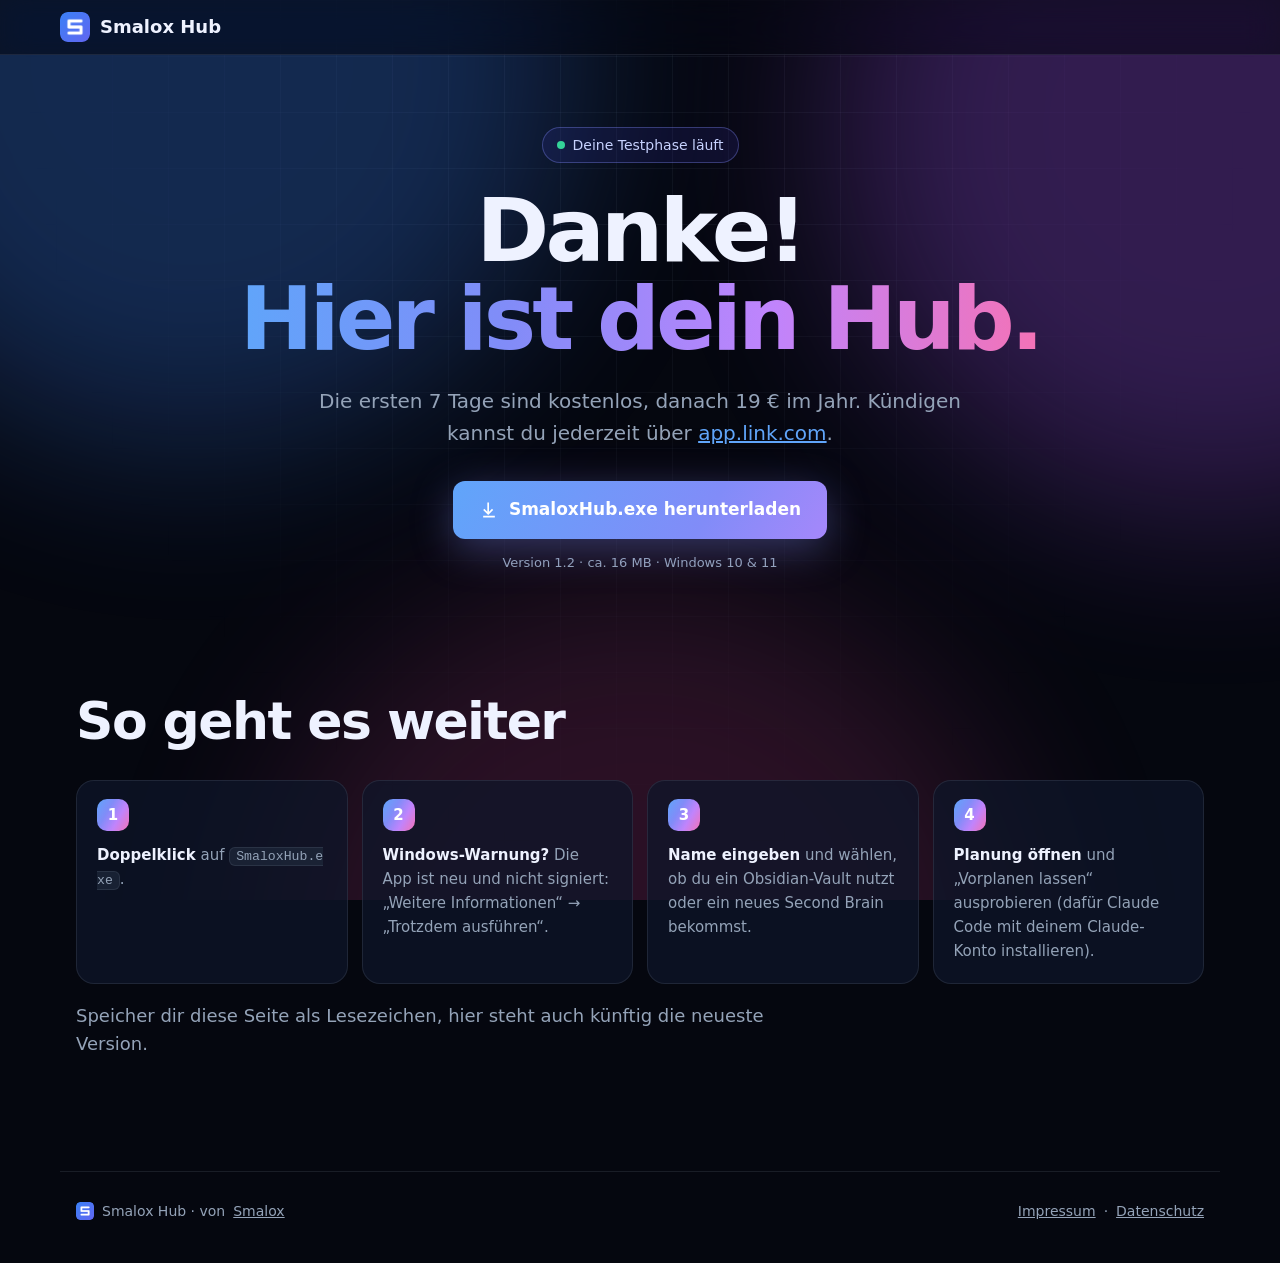
<file: docs/danke.html>
<!doctype html>
<html lang="de">
<head>
<meta charset="utf-8">
<meta name="viewport" content="width=device-width, initial-scale=1">
<title>Danke – Smalox Hub</title>
<meta name="robots" content="noindex">
<meta name="theme-color" content="#05070f">
<link rel="icon" href="icon.png">
<link rel="stylesheet" href="style.css">
</head>
<body>
<div class="aurora" aria-hidden="true"><span></span><span></span><span></span></div>
<header class="kopf">
  <a class="marke" href="./"><img src="icon.png" alt="" width="30" height="30"><span>Smalox Hub</span></a>
</header>
<main>
<section class="held">
  <p class="etikett"><span class="punkt-live"></span> Deine Testphase läuft</p>
  <h1>Danke!<br><span class="verlauf">Hier ist dein Hub.</span></h1>
  <p class="unter">Die ersten 7 Tage sind kostenlos, danach 19 € im Jahr. Kündigen kannst du jederzeit über <a href="https://app.link.com" rel="noopener">app.link.com</a>.</p>
  <div class="knoepfe">
    <a class="knopf gross" href="https://github.com/smaloxzs/smalox-hub/releases/download/v1.2.0/SmaloxHub.exe">
      <svg viewBox="0 0 24 24" width="20" height="20" aria-hidden="true"><path fill="currentColor" d="M12 3v11.2l3.6-3.6 1.4 1.4-6 6-6-6 1.4-1.4 3.6 3.6V3zM5 19h14v2H5z"/></svg>
      SmaloxHub.exe herunterladen</a>
  </div>
  <p class="klein-info">Version 1.2 · ca. 16 MB · Windows 10 &amp; 11</p>
</section>
<section class="block">
  <h2>So geht es weiter</h2>
  <ol class="schritte">
    <li><b>Doppelklick</b> auf <code>SmaloxHub.exe</code>.</li>
    <li><b>Windows-Warnung?</b> Die App ist neu und nicht signiert: „Weitere Informationen“ → „Trotzdem ausführen“.</li>
    <li><b>Name eingeben</b> und wählen, ob du ein Obsidian-Vault nutzt oder ein neues Second Brain bekommst.</li>
    <li><b>Planung öffnen</b> und „Vorplanen lassen“ ausprobieren (dafür Claude Code mit deinem Claude-Konto installieren).</li>
  </ol>
  <p class="block-unter">Speicher dir diese Seite als Lesezeichen, hier steht auch künftig die neueste Version.</p>
</section>
</main>
<footer class="fuss">
  <span><img src="icon.png" alt="" width="18" height="18"> Smalox Hub · von <a href="https://smaloxzs.github.io/smalox-webdesign/">Smalox</a></span>
  <span><a href="https://smaloxzs.github.io/smalox-webdesign/impressum.html">Impressum</a> · <a href="https://smaloxzs.github.io/smalox-webdesign/datenschutz.html">Datenschutz</a></span>
</footer>
</body>
</html>
</file>
<file: docs/style.css>
:root {
  --bg: #05070f; --panel: rgba(15, 23, 42, .72); --panel-voll: #0b1222; --line: rgba(148, 163, 184, .14); --line-hell: rgba(148, 163, 184, .28);
  --text: #eef2ff; --muted: #94a3b8; --blau: #60a5fa; --indigo: #818cf8; --lila: #c084fc; --pink: #f472b6; --cyan: #22d3ee;
  --gruen: #34d399; --gelb: #fbbf24; --rot: #fb7185;
  --verlauf: linear-gradient(120deg, #60a5fa 0%, #818cf8 35%, #c084fc 65%, #f472b6 100%);
}
* { box-sizing: border-box; }
html { scroll-behavior: smooth; }
body { margin: 0; background: var(--bg); color: var(--text); font: 16px/1.6 "Inter", system-ui, "Segoe UI", Roboto, sans-serif; overflow-x: hidden; }
a { color: var(--blau); }
code { background: rgba(30, 41, 59, .7); border: 1px solid var(--line); border-radius: 6px; padding: 1px 6px; font-size: .88em; word-break: break-all; }
kbd { background: #1e293b; border: 1px solid var(--line-hell); border-bottom-width: 3px; border-radius: 6px; padding: 0 7px; font-size: .9em; }

/* Aurora-Hintergrund */
.aurora { position: fixed; inset: 0; z-index: -1; overflow: hidden; pointer-events: none; }
.aurora span { position: absolute; width: 60vmax; height: 60vmax; border-radius: 50%; filter: blur(90px); opacity: .28; animation: schweben 24s ease-in-out infinite alternate; }
.aurora span:nth-child(1) { background: #3b82f6; top: -25vmax; left: -15vmax; }
.aurora span:nth-child(2) { background: #a855f7; top: -20vmax; right: -25vmax; animation-delay: -8s; }
.aurora span:nth-child(3) { background: #ec4899; bottom: -35vmax; left: 20vmax; opacity: .16; animation-delay: -16s; }
body::before { content: ""; position: fixed; inset: 0; z-index: -1; pointer-events: none;
  background-image: linear-gradient(var(--line) 1px, transparent 1px), linear-gradient(90deg, var(--line) 1px, transparent 1px);
  background-size: 56px 56px; mask-image: radial-gradient(ellipse at 50% 0%, #000 20%, transparent 70%); opacity: .5; }
@keyframes schweben { to { transform: translate(8vmax, 6vmax) scale(1.15); } }

/* Kopf */
.kopf { position: sticky; top: 0; z-index: 10; display: flex; align-items: center; gap: 24px; padding: 12px max(16px, calc(50% - 580px));
  background: rgba(5, 7, 15, .6); backdrop-filter: blur(16px) saturate(1.4); border-bottom: 1px solid var(--line); }
.marke { display: flex; align-items: center; gap: 10px; color: var(--text); text-decoration: none; font-weight: 800; font-size: 18px; white-space: nowrap; }
.marke img { border-radius: 8px; }
.kopf nav { display: flex; gap: 22px; margin-left: auto; }
.kopf nav a { color: var(--muted); text-decoration: none; font-size: 15px; transition: color .2s; white-space: nowrap; }
.kopf .knopf { white-space: nowrap; }
.kopf nav a:hover { color: var(--text); }

/* Knöpfe */
.knopf { position: relative; display: inline-flex; align-items: center; gap: 10px; background: var(--verlauf); background-size: 200% 100%; color: #fff;
  text-decoration: none; font-weight: 700; border: 0; border-radius: 12px; padding: 12px 20px; cursor: pointer; font-size: 15px;
  box-shadow: 0 10px 40px rgba(129, 140, 248, .35); transition: transform .2s, background-position .5s, box-shadow .2s; font-family: inherit; }
.knopf:hover { transform: translateY(-2px); background-position: 100% 0; box-shadow: 0 16px 50px rgba(192, 132, 252, .45); }
.knopf.klein { padding: 8px 14px; font-size: 14px; box-shadow: none; }
.knopf.gross { font-size: 17px; padding: 15px 26px; }
.knopf.geist { background: rgba(15, 23, 42, .6); border: 1px solid var(--line-hell); box-shadow: none; }
.knopf.geist:hover { border-color: var(--indigo); }
.knopf.hell { background: #fff; color: #1e1b4b; }

main { max-width: 1160px; margin: 0 auto; padding: 0 16px; }

/* Hero */
.held { text-align: center; padding: 72px 0 24px; }
.etikett { display: inline-flex; align-items: center; gap: 8px; color: #c7d2fe; border: 1px solid rgba(129, 140, 248, .35); background: rgba(79, 70, 229, .12);
  border-radius: 99px; padding: 6px 14px; font-size: 14px; margin: 0 0 24px; }
.punkt-live { width: 8px; height: 8px; border-radius: 50%; background: var(--gruen); box-shadow: 0 0 0 0 rgba(52, 211, 153, .7); animation: puls 2s infinite; }
@keyframes puls { 70% { box-shadow: 0 0 0 10px rgba(52, 211, 153, 0); } 100% { box-shadow: 0 0 0 0 rgba(52, 211, 153, 0); } }
h1 { font-size: clamp(42px, 8vw, 88px); line-height: 1; margin: 0 0 22px; letter-spacing: -.045em; font-weight: 850; }
.verlauf { background: linear-gradient(90deg, #60a5fa, #818cf8, #c084fc, #f472b6, #c084fc, #818cf8, #60a5fa); background-size: 200% auto; -webkit-background-clip: text; background-clip: text; color: transparent; animation: glanz 6s linear infinite; }
@keyframes glanz { to { background-position: 200% center; } }
.unter { color: var(--muted); font-size: clamp(17px, 2.2vw, 20px); max-width: 690px; margin: 0 auto 32px; }
.knoepfe { display: flex; justify-content: center; flex-wrap: wrap; gap: 12px; scroll-margin-top: 100px; }
.klein-info { color: var(--muted); font-size: 13px; margin: 14px 0 0; }
.zahlen { display: grid; grid-template-columns: repeat(4, 1fr); gap: 12px; max-width: 760px; margin: 44px auto 0; }
.zahlen div { background: var(--panel); border: 1px solid var(--line); border-radius: 14px; padding: 14px 10px; backdrop-filter: blur(8px); }
.zahlen b { font-size: 28px; font-weight: 800; background: var(--verlauf); -webkit-background-clip: text; background-clip: text; color: transparent; }
.zahlen span { display: block; color: var(--muted); font-size: 13px; }

.buehne { position: relative; margin: 60px auto 0; perspective: 1600px; }
.vorschau { margin: 0; transform: rotateX(8deg) scale(.97); transform-origin: 50% 0; transition: transform .8s cubic-bezier(.2, .7, .2, 1); }
.buehne:hover .vorschau { transform: rotateX(0) scale(1); }
.vorschau img { display: block; width: 100%; height: auto; border-radius: 16px; border: 1px solid var(--line-hell);
  box-shadow: 0 40px 120px rgba(79, 70, 229, .35), 0 0 0 1px rgba(192, 132, 252, .15); }
.schwebe { position: absolute; display: flex; align-items: center; gap: 12px; text-align: left; background: rgba(11, 18, 34, .85); backdrop-filter: blur(14px);
  border: 1px solid var(--line-hell); border-radius: 14px; padding: 12px 16px; box-shadow: 0 20px 50px rgba(0, 0, 0, .5); animation: auf-ab 6s ease-in-out infinite; }
.schwebe b { display: block; font-size: 14px; }
.schwebe small { color: var(--muted); font-size: 12px; }
.s1 { left: -2%; top: 18%; }
.s2 { right: -3%; top: 40%; animation-delay: -2s; }
.s3 { left: 6%; bottom: 8%; animation-delay: -4s; }
@keyframes auf-ab { 50% { transform: translateY(-12px); } }
.ik-rund { width: 36px; height: 36px; border-radius: 10px; display: grid; place-items: center; font-weight: 800; flex: none; }
.ik-rund.gruen { background: rgba(52, 211, 153, .15); color: var(--gruen); }
.ik-rund.rot { background: rgba(251, 113, 133, .15); color: var(--rot); }
.ik-rund.lila { background: rgba(192, 132, 252, .15); color: var(--lila); }

.leiste { display: flex; flex-wrap: wrap; justify-content: center; align-items: center; gap: 12px 28px; margin: 56px 0 0; color: var(--muted); font-size: 15px; }
.leiste span { text-transform: uppercase; letter-spacing: .12em; font-size: 12px; }
.leiste b { color: #cbd5e1; font-weight: 600; opacity: .8; }

/* Blöcke */
.block { padding: 96px 0 16px; scroll-margin-top: 70px; }
.block.schmal { max-width: 820px; margin: 0 auto; }
.vorzeile { display: inline-block; font-size: 13px; font-weight: 700; letter-spacing: .14em; text-transform: uppercase; margin: 0 0 10px;
  background: var(--verlauf); -webkit-background-clip: text; background-clip: text; color: transparent; }
.block h2, .schluss h2 { font-size: clamp(30px, 4.6vw, 52px); letter-spacing: -.03em; line-height: 1.08; margin: 0 0 14px; font-weight: 800; }
.block-unter { color: var(--muted); margin: 0 0 36px; font-size: 18px; max-width: 700px; }

/* Demo */
.demo { display: grid; grid-template-columns: 210px 1fr; min-height: 440px; border-radius: 20px; overflow: hidden; background: rgba(8, 12, 24, .85);
  border: 1px solid var(--line-hell); box-shadow: 0 40px 100px rgba(0, 0, 0, .5), 0 0 80px rgba(99, 102, 241, .15); backdrop-filter: blur(12px); }
.demo-nav { background: rgba(2, 6, 23, .7); border-right: 1px solid var(--line); padding: 16px 10px; display: flex; flex-direction: column; gap: 4px; }
.demo-marke { display: flex; align-items: center; gap: 8px; font-weight: 800; padding: 4px 8px 14px; }
.demo-marke img { border-radius: 6px; }
.demo-nav button { display: flex; align-items: center; gap: 10px; text-align: left; background: none; border: 0; color: var(--muted); font: inherit; font-size: 14px;
  padding: 9px 10px; border-radius: 10px; cursor: pointer; transition: background .2s, color .2s; }
.demo-nav button i { font-style: normal; width: 18px; text-align: center; }
.demo-nav button:hover { background: rgba(148, 163, 184, .08); color: var(--text); }
.demo-nav button[aria-selected="true"] { background: linear-gradient(90deg, rgba(96, 165, 250, .18), rgba(192, 132, 252, .08)); color: #fff; box-shadow: inset 2px 0 0 var(--blau); }
.demo-inhalt { position: relative; padding: 26px 30px; }
.demo-seite { display: none; animation: rein .35s ease; }
.demo-seite.aktiv { display: block; }
@keyframes rein { from { opacity: 0; transform: translateY(8px); } }
.demo-kopf { display: flex; align-items: center; justify-content: space-between; gap: 12px; margin-bottom: 18px; }
.demo-kopf h3 { margin: 0; font-size: 22px; }
.chip { font-size: 12px; font-weight: 700; padding: 4px 10px; border-radius: 99px; background: rgba(96, 165, 250, .14); color: var(--blau); white-space: nowrap; }
.chip.rot { background: rgba(251, 113, 133, .14); color: var(--rot); }
.chip.gruen { background: rgba(52, 211, 153, .14); color: var(--gruen); }
.chip.lila { background: rgba(192, 132, 252, .14); color: var(--lila); }
.demo-zeile { display: flex; gap: 8px; margin-bottom: 12px; }
.demo input[type=text], .demo-zeile input, .demo textarea { flex: 1; width: 100%; background: rgba(2, 6, 23, .6); border: 1px solid var(--line-hell); color: var(--text);
  border-radius: 10px; padding: 10px 12px; font: inherit; font-size: 15px; resize: none; }
.demo input:focus, .demo textarea:focus { outline: 2px solid rgba(129, 140, 248, .6); outline-offset: 1px; }
.mini-knopf { background: var(--verlauf); color: #fff; border: 0; border-radius: 10px; width: 44px; font-size: 20px; cursor: pointer; }
.demo-liste { list-style: none; margin: 0; padding: 0; }
.demo-liste li { display: flex; align-items: center; justify-content: space-between; gap: 10px; padding: 11px 4px; border-bottom: 1px solid var(--line); animation: rein .3s ease; }
.demo-liste label { display: flex; align-items: center; gap: 12px; cursor: pointer; flex: 1; }
.demo-liste input { width: 18px; height: 18px; accent-color: var(--indigo); flex: none; }
.demo-liste li.fertig span { text-decoration: line-through; color: #64748b; }
.demo-liste em { font-style: normal; font-size: 12px; color: var(--muted); white-space: nowrap; }
.demo-liste em.gelb { color: var(--gelb); }
.demo-liste em.blau { color: var(--blau); }
.fortschritt { display: flex; align-items: center; gap: 12px; margin-top: 18px; color: var(--muted); font-size: 13px; }
.balken { flex: 1; height: 8px; border-radius: 99px; background: rgba(148, 163, 184, .15); overflow: hidden; }
.balken i { display: block; height: 100%; width: 0; background: var(--verlauf); border-radius: 99px; transition: width .5s cubic-bezier(.2, .7, .2, 1); }
.balken.rot i { background: linear-gradient(90deg, #fb7185, #f59e0b); }
.bsp { display: flex; flex-wrap: wrap; gap: 6px; margin: 10px 0 12px; }
.bsp button { background: rgba(148, 163, 184, .08); border: 1px solid var(--line-hell); color: var(--muted); border-radius: 99px; padding: 4px 11px; font: inherit; font-size: 13px; cursor: pointer; }
.bsp button:hover { color: var(--text); border-color: var(--indigo); }
.dropbox-flug { margin-top: 16px; min-height: 90px; }
.treffer { display: flex; align-items: center; gap: 14px; background: linear-gradient(120deg, rgba(96, 165, 250, .12), rgba(192, 132, 252, .08)); border: 1px solid rgba(129, 140, 248, .35);
  border-radius: 14px; padding: 14px 16px; animation: landen .6s cubic-bezier(.2, .8, .2, 1.2); }
.treffer .ziel-ik { font-size: 26px; }
.treffer b { display: block; }
.treffer small { color: var(--muted); }
.denkt { color: var(--muted); display: flex; align-items: center; gap: 10px; }
.denkt i { width: 8px; height: 8px; border-radius: 50%; background: var(--lila); animation: huepf 1s infinite; }
.denkt i:nth-child(2) { animation-delay: .15s; } .denkt i:nth-child(3) { animation-delay: .3s; }
@keyframes huepf { 50% { transform: translateY(-6px); opacity: .5; } }
@keyframes landen { from { opacity: 0; transform: translateY(20px) scale(.95); } }
.countdown { font-size: clamp(44px, 7vw, 68px); font-weight: 850; letter-spacing: -.03em; font-variant-numeric: tabular-nums;
  background: linear-gradient(90deg, #fb7185, #fbbf24); -webkit-background-clip: text; background-clip: text; color: transparent; line-height: 1.1; }
.gedimmt { color: var(--muted); font-size: 14px; }
.klein { font-size: 13px; }
.saeulen { display: flex; align-items: flex-end; gap: 14px; height: 200px; padding: 10px 0 0; border-bottom: 1px solid var(--line); }
.tag-saeule { flex: 1; display: flex; flex-direction: column-reverse; height: 100%; position: relative; cursor: default; }
.tag-saeule i { display: block; width: 100%; transition: height .8s cubic-bezier(.2, .7, .2, 1); }
.tag-saeule i:first-child { border-radius: 0 0 6px 6px; }
.tag-saeule i:last-child { border-radius: 6px 6px 0 0; }
.tag-saeule span { position: absolute; bottom: -24px; left: 0; right: 0; text-align: center; font-size: 12px; color: var(--muted); }
.tag-saeule .tipp { position: absolute; left: 50%; transform: translateX(-50%); top: -34px; background: #1e293b; border: 1px solid var(--line-hell); border-radius: 8px; padding: 3px 8px;
  font-size: 12px; white-space: nowrap; opacity: 0; transition: opacity .2s; pointer-events: none; }
.tag-saeule:hover .tipp { opacity: 1; }
.tag-saeule:hover i { filter: brightness(1.25); }
.legende { display: flex; flex-wrap: wrap; gap: 14px; margin-top: 34px; font-size: 13px; color: var(--muted); }
.legende i { display: inline-block; width: 10px; height: 10px; border-radius: 3px; margin-right: 6px; }
.reel { display: flex; gap: 14px; align-items: center; background: rgba(2, 6, 23, .5); border: 1px solid var(--line); border-radius: 14px; padding: 12px; }
.reel-bild { width: 54px; height: 72px; border-radius: 10px; background: linear-gradient(160deg, #f472b6, #818cf8); display: grid; place-items: center; font-size: 20px; flex: none; }
.reel small { display: block; color: var(--muted); font-size: 12px; }
.abschnitt { font-size: 12px; text-transform: uppercase; letter-spacing: .1em; color: var(--muted); margin: 18px 0 8px; }
.tags { display: flex; flex-wrap: wrap; gap: 8px; }
.tags span { background: rgba(192, 132, 252, .1); border: 1px solid rgba(192, 132, 252, .3); border-radius: 99px; padding: 5px 12px; font-size: 13px; }

/* Neu in 1.1 */
.neu-raster { display: grid; grid-template-columns: 1.15fr 1fr; gap: 28px; align-items: start; }
.neu-bild { margin: 0; position: sticky; top: 90px; }
.neu-bild img { width: 100%; height: auto; border-radius: 16px; border: 1px solid var(--line-hell); box-shadow: 0 30px 90px rgba(52, 211, 153, .12), 0 0 0 1px rgba(129, 140, 248, .15); }
.neu-liste { display: flex; flex-direction: column; gap: 12px; }
.neu-punkt { display: flex; gap: 14px; background: var(--panel); border: 1px solid var(--line); border-radius: 16px; padding: 18px; }
.neu-punkt h3 { margin: 0 0 4px; font-size: 18px; }
.neu-punkt p { margin: 0; color: var(--muted); font-size: 15px; }
.ik-rund.gelb { background: rgba(251, 191, 36, .15); color: var(--gelb); }
.ik-rund.blau { background: rgba(96, 165, 250, .15); color: var(--blau); }
.ziel-balken { display: grid; grid-template-columns: 130px 1fr 44px; gap: 12px; align-items: center; margin: 8px 0; font-size: 14px; }
.ziel-balken b { text-align: right; font-size: 13px; }
.demo-liste li.auto span { color: var(--muted); }

/* Bento */
.bento { display: grid; grid-template-columns: repeat(3, 1fr); gap: 16px; }
.kachel { position: relative; background: var(--panel); border: 1px solid var(--line); border-radius: 20px; padding: 24px; overflow: hidden;
  backdrop-filter: blur(10px); transition: transform .3s, border-color .3s; }
.kachel::after { content: ""; position: absolute; inset: 0; border-radius: inherit; pointer-events: none; opacity: 0; transition: opacity .3s;
  background: radial-gradient(400px circle at var(--mx, 50%) var(--my, 0%), rgba(129, 140, 248, .16), transparent 45%); }
.kachel:hover { transform: translateY(-4px); border-color: var(--line-hell); }
.kachel:hover::after { opacity: 1; }
.kachel h3 { margin: 14px 0 8px; font-size: 21px; letter-spacing: -.01em; }
.kachel p { margin: 0; color: var(--muted); }
.gross-k { grid-column: span 2; display: grid; grid-template-columns: 1fr 1fr; gap: 20px; align-items: center; }
.breit-k { grid-column: span 3; }
.marke-chip { display: inline-block; font-size: 12px; font-weight: 700; letter-spacing: .04em; padding: 4px 10px; border-radius: 99px; }
.marke-chip.blau { background: rgba(96, 165, 250, .14); color: var(--blau); }
.marke-chip.rot { background: rgba(251, 113, 133, .14); color: var(--rot); }
.marke-chip.gruen { background: rgba(52, 211, 153, .14); color: var(--gruen); }
.marke-chip.lila { background: rgba(192, 132, 252, .14); color: var(--lila); }
.marke-chip.gelb { background: rgba(251, 191, 36, .14); color: var(--gelb); }
.grafik { width: 100%; height: auto; }
.grafik.klein-g { width: 110px; margin-top: 16px; }
.linie { stroke-dasharray: 600; stroke-dashoffset: 600; }
.sichtbar .linie { animation: zeichnen 2s ease forwards .3s; }
@keyframes zeichnen { to { stroke-dashoffset: 0; } }
.ring { transition: stroke-dashoffset 1.5s ease; }
.mini-tags { display: flex; flex-wrap: wrap; gap: 6px; margin-top: 16px; }
.mini-tags span { background: rgba(148, 163, 184, .08); border: 1px solid var(--line); border-radius: 8px; padding: 4px 9px; font-size: 13px; }
.budget { margin-top: 16px; }
.budget div { height: 10px; border-radius: 99px; background: rgba(148, 163, 184, .15); overflow: hidden; }
.budget i { display: block; height: 100%; background: linear-gradient(90deg, #fbbf24, #fb7185); border-radius: 99px; }
.budget small { color: var(--muted); font-size: 13px; }
.chat-demo { display: grid; grid-template-columns: 1fr 1fr; gap: 10px 24px; margin-top: 10px; }
.blase { margin: 0; padding: 12px 16px; border-radius: 16px; font-size: 15px; max-width: 100%; }
.blase.ich { background: var(--verlauf); color: #fff; border-bottom-right-radius: 4px; justify-self: end; }
.blase.ki { background: rgba(30, 41, 59, .8); border: 1px solid var(--line); color: #e2e8f0; border-bottom-left-radius: 4px; }

/* Fluss */
.zwei { display: grid; grid-template-columns: 1fr 1.1fr; gap: 40px; align-items: center; }
.fluss { width: 100%; height: auto; }
.fluss-linien path { stroke-dasharray: 6 6; animation: fliessen 1.2s linear infinite; opacity: .7; }
@keyframes fliessen { to { stroke-dashoffset: -24; } }
.teilchen { filter: drop-shadow(0 0 6px #c084fc); }
.beispiele { display: grid; grid-template-columns: repeat(4, 1fr); gap: 12px; margin-top: 30px; }
.beispiel { background: var(--panel); border: 1px solid var(--line); border-radius: 14px; padding: 16px; display: flex; flex-direction: column; gap: 8px; }
.beispiel code { background: none; border: 0; padding: 0; color: #e2e8f0; font: 600 15px/1.4 inherit; font-family: inherit; word-break: normal; }
.beispiel span { color: var(--lila); font-size: 14px; font-weight: 600; }

/* Zeitstrahl */
.zeitstrahl { list-style: none; padding: 0; margin: 30px 0 0; position: relative; }
.zeitstrahl::before { content: ""; position: absolute; left: 70px; top: 8px; bottom: 8px; width: 2px; background: var(--verlauf); opacity: .5; }
.zeitstrahl li { display: grid; grid-template-columns: 70px 1fr; gap: 28px; padding: 0 0 30px; position: relative; }
.zeitstrahl li::before { content: ""; position: absolute; left: 64px; top: 8px; width: 14px; height: 14px; border-radius: 50%; background: var(--bg); border: 3px solid var(--indigo); }
.zeitstrahl time { font-weight: 800; color: var(--blau); font-variant-numeric: tabular-nums; padding-top: 2px; }
.zeitstrahl div { background: var(--panel); border: 1px solid var(--line); border-radius: 16px; padding: 18px 22px; margin-left: 12px; }
.zeitstrahl h3 { margin: 0 0 4px; font-size: 18px; }
.zeitstrahl p { margin: 0; color: var(--muted); }

/* Vergleich */
.tabelle-rahmen { overflow-x: auto; border-radius: 18px; border: 1px solid var(--line); background: var(--panel); margin-top: 26px; }
.vergleich { width: 100%; border-collapse: collapse; min-width: 560px; }
.vergleich th, .vergleich td { padding: 14px 18px; text-align: center; border-bottom: 1px solid var(--line); color: var(--muted); }
.vergleich td:first-child { text-align: left; color: var(--text); }
.vergleich th { font-size: 14px; }
.vergleich .wir { color: #fff; font-weight: 700; background: linear-gradient(180deg, rgba(129, 140, 248, .16), rgba(192, 132, 252, .06)); }
.vergleich th.wir { background: var(--verlauf); color: #fff; }
.vergleich tr:last-child td { border-bottom: 0; }

/* Installieren */
.schritte { counter-reset: s; list-style: none; padding: 0; display: grid; grid-template-columns: repeat(4, 1fr); gap: 14px; margin: 30px 0 18px; }
.schritte li { counter-increment: s; background: var(--panel); border: 1px solid var(--line); border-radius: 18px; padding: 62px 20px 20px; position: relative; color: var(--muted); font-size: 15px; }
.schritte li::before { content: counter(s); position: absolute; left: 20px; top: 18px; width: 32px; height: 32px; border-radius: 10px; display: grid; place-items: center;
  background: var(--verlauf); color: #fff; font-weight: 800; }
.schritte b { color: var(--text); }
.zwei-kaesten { display: grid; grid-template-columns: repeat(3, 1fr); gap: 14px; }
.kasten { background: var(--panel); border: 1px solid var(--line); border-radius: 18px; padding: 22px; }
.kasten p { color: var(--muted); margin: 0 0 10px; font-size: 15px; }
.kasten .kasten-titel { color: var(--text); font-weight: 700; font-size: 17px; }
.liste { padding-left: 18px; margin: 0; }
.liste li { margin: 6px 0; color: var(--muted); }
.haken { list-style: none; padding: 0; margin: 0; }
.haken li { padding: 5px 0 5px 26px; position: relative; color: var(--muted); font-size: 15px; }
.haken li::before { content: "✓"; position: absolute; left: 0; color: var(--gruen); font-weight: 800; }

/* FAQ */
details { background: var(--panel); border: 1px solid var(--line); border-radius: 14px; padding: 0 20px; margin: 10px 0; transition: border-color .2s; }
details[open] { border-color: rgba(129, 140, 248, .4); }
summary { cursor: pointer; font-weight: 600; padding: 17px 0; list-style: none; display: flex; justify-content: space-between; gap: 12px; }
summary::-webkit-details-marker { display: none; }
summary::after { content: "+"; color: var(--indigo); font-size: 22px; line-height: 1; transition: transform .2s; }
details[open] summary::after { transform: rotate(45deg); }
details p { color: var(--muted); margin: 0 0 18px; }

/* Schluss + Fuß */
.schluss { margin: 110px 0 0; text-align: center; padding: 64px 24px; border-radius: 28px; position: relative; overflow: hidden;
  background: linear-gradient(135deg, #1d4ed8, #6d28d9 55%, #be185d); box-shadow: 0 30px 100px rgba(109, 40, 217, .4); }
.schluss::before { content: ""; position: absolute; inset: 0; background: radial-gradient(600px circle at 20% 0%, rgba(255, 255, 255, .25), transparent 50%); }
.schluss > * { position: relative; }
.schluss p { color: #e0e7ff; font-size: 18px; margin: 0 0 26px; }
.fuss { display: flex; justify-content: space-between; flex-wrap: wrap; gap: 12px; max-width: 1160px; margin: 60px auto 0; padding: 28px 16px 40px;
  border-top: 1px solid var(--line); color: var(--muted); font-size: 14px; }
.fuss span { display: inline-flex; align-items: center; gap: 8px; }
.fuss img { border-radius: 4px; }
.fuss a { color: var(--muted); }

/* Einblenden beim Scrollen */
.zeige { opacity: 0; transform: translateY(24px); transition: opacity .8s ease, transform .8s cubic-bezier(.2, .7, .2, 1); }
.zeige.sichtbar { opacity: 1; transform: none; }

@media (max-width: 960px) {
  .neu-raster { grid-template-columns: 1fr; }
  .neu-bild { position: static; }
  .bento { grid-template-columns: 1fr 1fr; }
  .gross-k, .breit-k { grid-column: span 2; }
  .schritte { grid-template-columns: 1fr 1fr; }
  .zwei-kaesten { grid-template-columns: 1fr; }
  .beispiele { grid-template-columns: 1fr 1fr; }
  .schwebe { display: none; }
}
@media (max-width: 860px) {
  .kopf nav { display: none; }
  .kopf .knopf { margin-left: auto; }
}
@media (max-width: 720px) {
  .zahlen { grid-template-columns: 1fr 1fr; }
  .demo { grid-template-columns: 1fr; }
  .demo-nav { flex-direction: row; overflow-x: auto; padding: 10px; border-right: 0; border-bottom: 1px solid var(--line); }
  .demo-marke { display: none; }
  .demo-nav button { flex: none; }
  .demo-inhalt { padding: 20px 16px; }
  .bento, .zwei, .gross-k, .chat-demo { grid-template-columns: 1fr; }
  .gross-k, .breit-k { grid-column: span 1; }
  .schritte, .beispiele { grid-template-columns: 1fr; }
  .zeitstrahl::before { left: 8px; }
  .zeitstrahl li { grid-template-columns: 1fr; gap: 6px; padding-left: 28px; }
  .zeitstrahl li::before { left: 2px; }
  .zeitstrahl div { margin-left: 0; }
  .held { padding-top: 44px; }
  .saeulen { gap: 8px; }
}
@media (prefers-reduced-motion: reduce) {
  *, *::before, *::after { animation: none !important; transition: none !important; }
  .zeige { opacity: 1; transform: none; }
  .linie { stroke-dashoffset: 0; }
}

/* Neu in 1.2 und Preis */
.neu-zwei { display: grid; grid-template-columns: 1.25fr 1fr; gap: 22px; margin-top: 34px; }
.neu-bild-flach { margin: 0; }
.neu-bild-flach img { width: 100%; height: auto; border-radius: 16px; border: 1px solid var(--line-hell); box-shadow: 0 24px 70px rgba(59, 130, 246, .14); }
.neu-bild-flach figcaption { margin-top: 10px; color: var(--leise, #94a3b8); font-size: 14px; text-align: center; }
.preis-karte { max-width: 560px; margin: 0 auto; padding: 34px; border-radius: 26px; background: var(--panel); border: 1px solid var(--line-hell);
  box-shadow: 0 30px 90px rgba(99, 102, 241, .18); display: grid; gap: 22px; text-align: left; }
.preis-kopf p { margin: 6px 0 0; color: #c7d2fe; }
.preis-etikett { display: inline-block; font-size: 13px; font-weight: 700; letter-spacing: .08em; text-transform: uppercase; color: #93c5fd; }
.preis-zahl { display: flex; align-items: baseline; gap: 10px; margin-top: 8px; }
.preis-zahl b { font-size: 64px; line-height: 1; }
.preis-zahl span { font-size: 18px; color: #94a3b8; }
.preis-karte .knopf { justify-content: center; }
.preis-fein { margin: 0; font-size: 13.5px; line-height: 1.55; color: #94a3b8; }
@media (max-width: 860px) { .neu-zwei { grid-template-columns: 1fr; } .preis-karte { padding: 24px; } .preis-zahl b { font-size: 52px; } }
</file>
